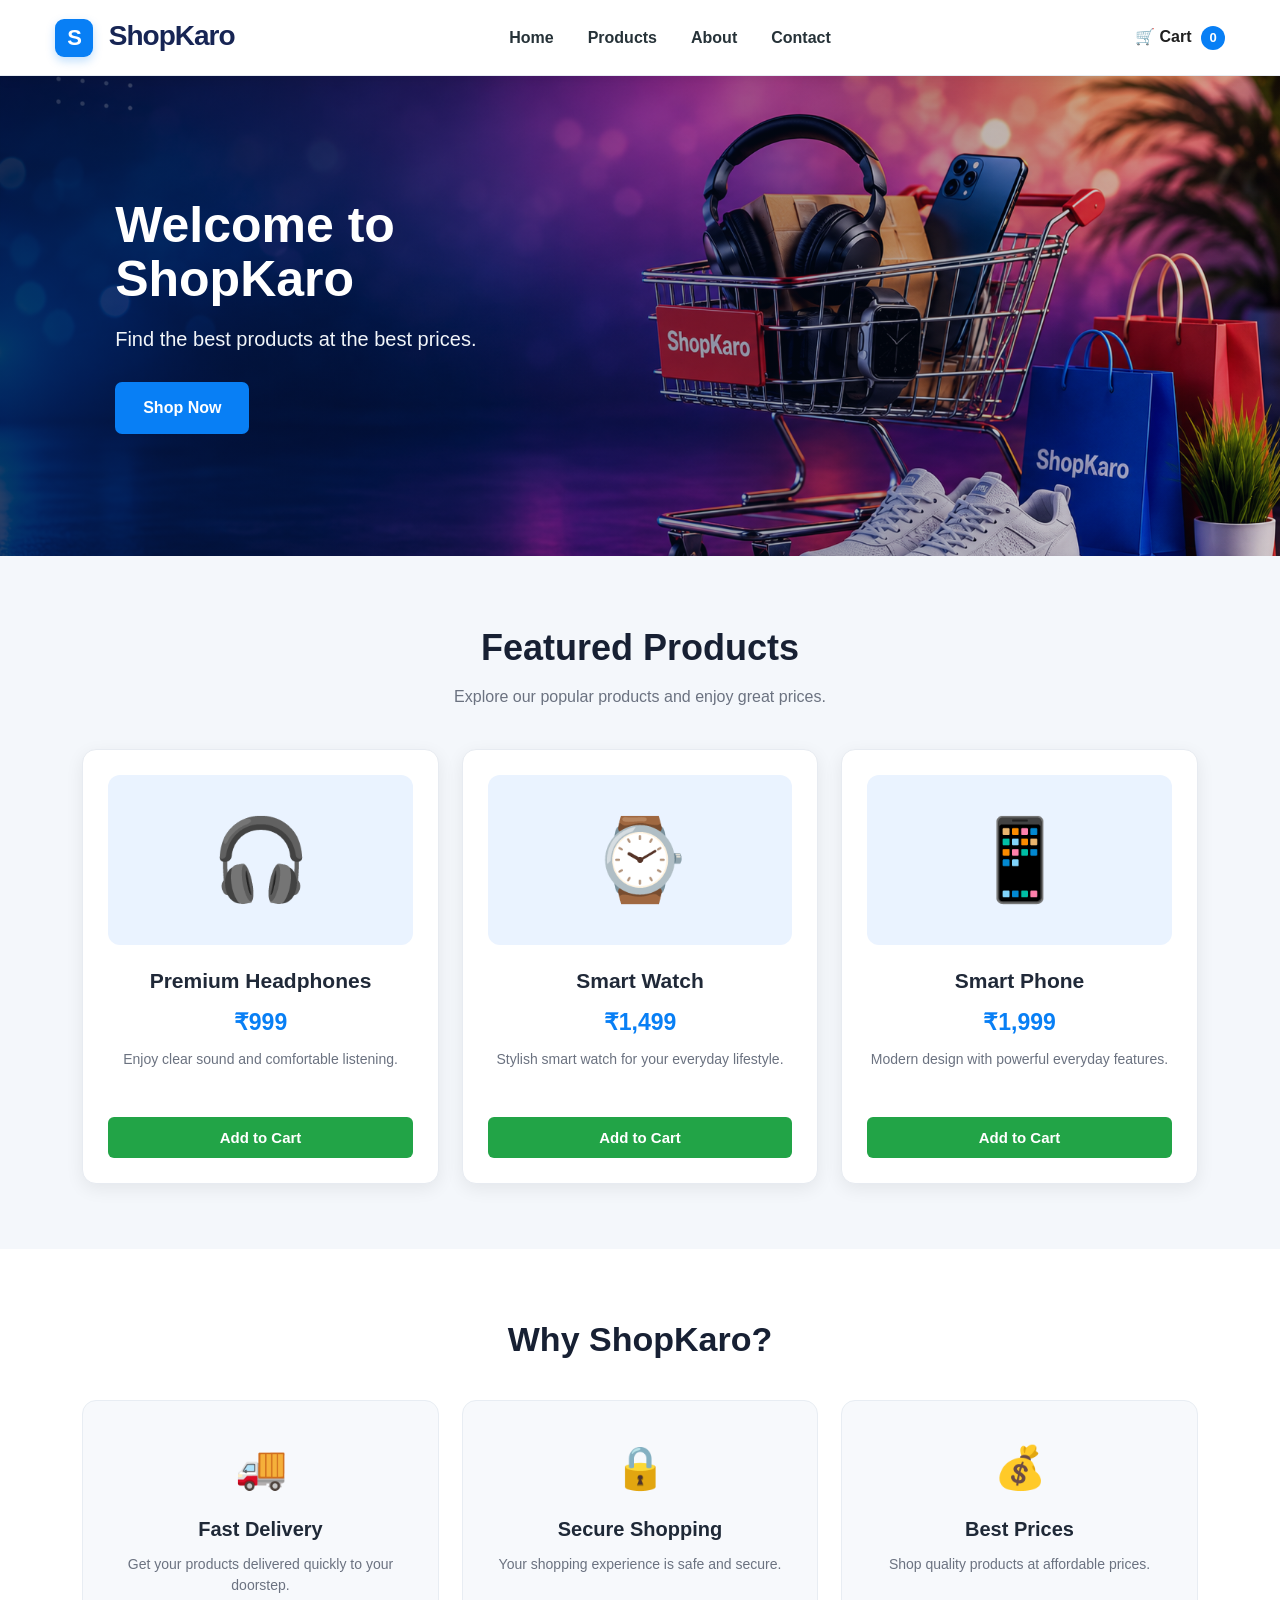
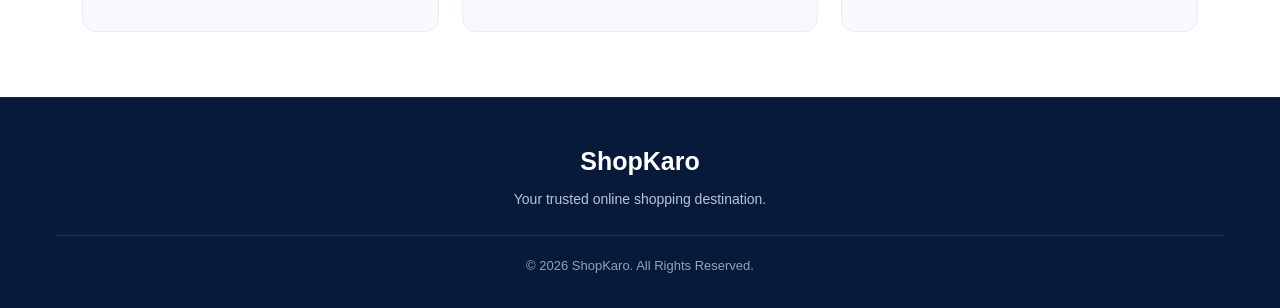
<file: index.html>
<!DOCTYPE html>
<html lang="en">

<head>
    <meta charset="UTF-8">

    <meta name="viewport" content="width=device-width, initial-scale=1.0">

    <title>ShopKaro - Online Shopping</title>

    <!-- CSS -->
    <link rel="stylesheet" href="css/style.css">
</head>

<body>

    <!-- ================= NAVBAR ================= -->

    <header>

        <!-- Logo / Website Name -->
        <div class="logo">
            <a href="index.html">
                ShopKaro
            </a>
        </div>


        <!-- Navigation -->
        <nav>
            <a href="index.html">Home</a>

            <a href="products.html">Products</a>

            <a href="about.html">About</a>

            <a href="contact.html">Contact</a>
        </nav>


        <!-- Cart -->
        <div class="cart">

            <a href="cart.html">
                🛒 Cart

                <span id="cart-count">0</span>
            </a>

        </div>

    </header>


    <!-- ================= HERO SECTION ================= -->

    <section class="hero">

        <!-- Your banner image -->
        <img
            src="images/banner.jpg"
            alt="ShopKaro Shopping Banner"
        >


        <!-- Dark overlay + content -->
        <div class="hero-content">

            <h1>
                Welcome to ShopKaro
            </h1>

            <p>
                Find the best products at the best prices.
            </p>

            <a href="products.html" class="shop-btn">
                Shop Now
            </a>

        </div>

    </section>


    <!-- ================= FEATURED PRODUCTS ================= -->

    <section class="products">

        <h2>
            Featured Products
        </h2>

        <p class="section-description">
            Explore our popular products and enjoy great prices.
        </p>


        <div class="product-container">


            <!-- PRODUCT 1 -->

            <div class="product-card">

                <div class="product-icon">
                    🎧
                </div>

                <h3>
                    Premium Headphones
                </h3>

                <p class="price">
                    ₹999
                </p>

                <p class="product-description">
                    Enjoy clear sound and comfortable listening.
                </p>

                <button
                    onclick="addToCart('Premium Headphones', 999)"
                >
                    Add to Cart
                </button>

            </div>


            <!-- PRODUCT 2 -->

            <div class="product-card">

                <div class="product-icon">
                    ⌚
                </div>

                <h3>
                    Smart Watch
                </h3>

                <p class="price">
                    ₹1,499
                </p>

                <p class="product-description">
                    Stylish smart watch for your everyday lifestyle.
                </p>

                <button
                    onclick="addToCart('Smart Watch', 1499)"
                >
                    Add to Cart
                </button>

            </div>


            <!-- PRODUCT 3 -->

            <div class="product-card">

                <div class="product-icon">
                    📱
                </div>

                <h3>
                    Smart Phone
                </h3>

                <p class="price">
                    ₹1,999
                </p>

                <p class="product-description">
                    Modern design with powerful everyday features.
                </p>

                <button
                    onclick="addToCart('Smart Phone', 1999)"
                >
                    Add to Cart
                </button>

            </div>

        </div>

    </section>


    <!-- ================= WHY SHOPKARO ================= -->

    <section class="features">

        <h2>
            Why ShopKaro?
        </h2>


        <div class="feature-container">

            <div class="feature-card">
                <div class="feature-icon">🚚</div>

                <h3>
                    Fast Delivery
                </h3>

                <p>
                    Get your products delivered quickly to your doorstep.
                </p>
            </div>


            <div class="feature-card">
                <div class="feature-icon">🔒</div>

                <h3>
                    Secure Shopping
                </h3>

                <p>
                    Your shopping experience is safe and secure.
                </p>
            </div>


            <div class="feature-card">
                <div class="feature-icon">💰</div>

                <h3>
                    Best Prices
                </h3>

                <p>
                    Shop quality products at affordable prices.
                </p>
            </div>

        </div>

    </section>


    <!-- ================= FOOTER ================= -->

    <footer>

        <div class="footer-content">

            <h3>
                ShopKaro
            </h3>

            <p>
                Your trusted online shopping destination.
            </p>

            <p class="copyright">
                © 2026 ShopKaro. All Rights Reserved.
            </p>

        </div>

    </footer>


    <!-- ================= JAVASCRIPT ================= -->

    <script src="js/script.js"></script>

</body>

</html>
</file>
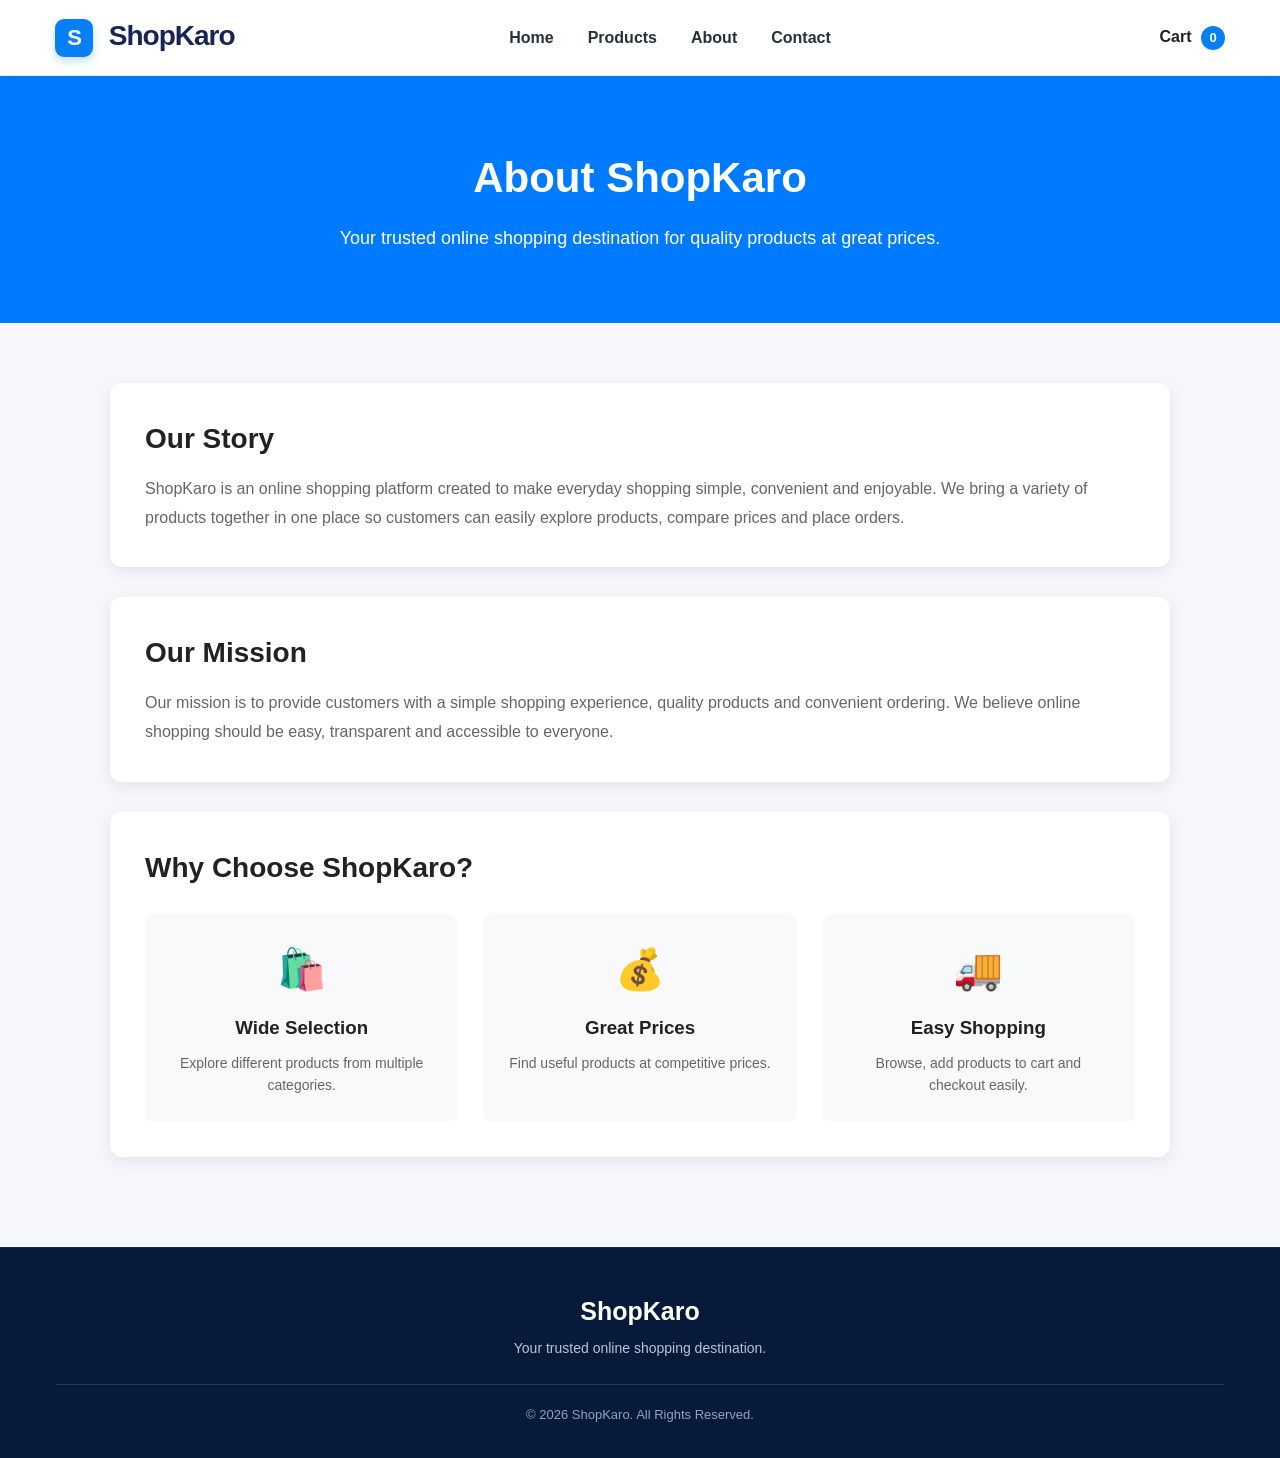
<file: about.html>
<!DOCTYPE html>
<html lang="en">

<head>

    <meta charset="UTF-8">

    <meta
        name="viewport"
        content="width=device-width, initial-scale=1.0"
    >

    <title>ShopKaro - About Us</title>

    <link
        rel="stylesheet"
        href="css/style.css"
    >

    <style>

        .about-page {

            background-color: #f5f7fa;

            min-height: calc(100vh - 70px);

        }


        .about-hero {

            padding: 70px 20px;

            text-align: center;

            background-color: #007bff;

            color: white;

        }


        .about-hero h1 {

            font-size: 42px;

            margin-bottom: 15px;

        }


        .about-hero p {

            font-size: 18px;

            max-width: 650px;

            margin: 0 auto;

            line-height: 1.6;

        }


        .about-content {

            max-width: 1100px;

            margin: 0 auto;

            padding: 60px 20px;

        }


        .about-section {

            background-color: white;

            padding: 35px;

            margin-bottom: 30px;

            border-radius: 12px;

            box-shadow:
                0 4px 15px
                rgba(0, 0, 0, 0.08);

        }


        .about-section h2 {

            color: #222;

            margin-bottom: 15px;

            font-size: 28px;

        }


        .about-section p {

            color: #666;

            line-height: 1.8;

            font-size: 16px;

        }


        .about-features {

            display: grid;

            grid-template-columns:
                repeat(
                    3,
                    1fr
                );

            gap: 25px;

            margin-top: 25px;

        }


        .about-feature {

            padding: 25px;

            background-color: #f8f9fa;

            border-radius: 10px;

            text-align: center;

        }


        .about-feature-icon {

            font-size: 40px;

            margin-bottom: 15px;

        }


        .about-feature h3 {

            margin-bottom: 10px;

            color: #222;

        }


        .about-feature p {

            font-size: 14px;

            line-height: 1.6;

        }


        @media (max-width: 700px) {

            .about-hero h1 {

                font-size: 32px;

            }


            .about-features {

                grid-template-columns: 1fr;

            }


            .about-section {

                padding: 25px;

            }

        }

    </style>

</head>


<body>


    <!-- NAVBAR -->

    <header>

        <div class="logo">

            <a href="index.html">
                ShopKaro
            </a>

        </div>


        <nav>

            <a href="index.html">
                Home
            </a>

            <a href="products.html">
                Products
            </a>

            <a href="about.html">
                About
            </a>

            <a href="contact.html">
                Contact
            </a>

        </nav>


        <div class="cart">

            <a href="cart.html">

                Cart

                <span id="cart-count">
                    0
                </span>

            </a>

        </div>

    </header>



    <!-- ABOUT PAGE -->

    <main class="about-page">


        <section class="about-hero">

            <h1>
                About ShopKaro
            </h1>

            <p>
                Your trusted online shopping destination
                for quality products at great prices.
            </p>

        </section>



        <div class="about-content">


            <!-- OUR STORY -->

            <section class="about-section">

                <h2>
                    Our Story
                </h2>

                <p>

                    ShopKaro is an online shopping platform
                    created to make everyday shopping simple,
                    convenient and enjoyable.

                    We bring a variety of products together
                    in one place so customers can easily
                    explore products, compare prices and
                    place orders.

                </p>

            </section>



            <!-- MISSION -->

            <section class="about-section">

                <h2>
                    Our Mission
                </h2>

                <p>

                    Our mission is to provide customers with
                    a simple shopping experience, quality
                    products and convenient ordering.

                    We believe online shopping should be
                    easy, transparent and accessible to
                    everyone.

                </p>

            </section>



            <!-- FEATURES -->

            <section class="about-section">

                <h2>
                    Why Choose ShopKaro?
                </h2>


                <div class="about-features">


                    <div class="about-feature">

                        <div class="about-feature-icon">
                            🛍️
                        </div>

                        <h3>
                            Wide Selection
                        </h3>

                        <p>
                            Explore different products
                            from multiple categories.
                        </p>

                    </div>



                    <div class="about-feature">

                        <div class="about-feature-icon">
                            💰
                        </div>

                        <h3>
                            Great Prices
                        </h3>

                        <p>
                            Find useful products at
                            competitive prices.
                        </p>

                    </div>



                    <div class="about-feature">

                        <div class="about-feature-icon">
                            🚚
                        </div>

                        <h3>
                            Easy Shopping
                        </h3>

                        <p>
                            Browse, add products to cart
                            and checkout easily.
                        </p>

                    </div>


                </div>

            </section>


        </div>

    </main>



    <!-- FOOTER -->

    <footer>

        <div class="footer-content">

            <h3>
                ShopKaro
            </h3>

            <p>
                Your trusted online shopping destination.
            </p>

            <p class="copyright">
                © 2026 ShopKaro. All Rights Reserved.
            </p>

        </div>

    </footer>


</body>

</html>
</file>
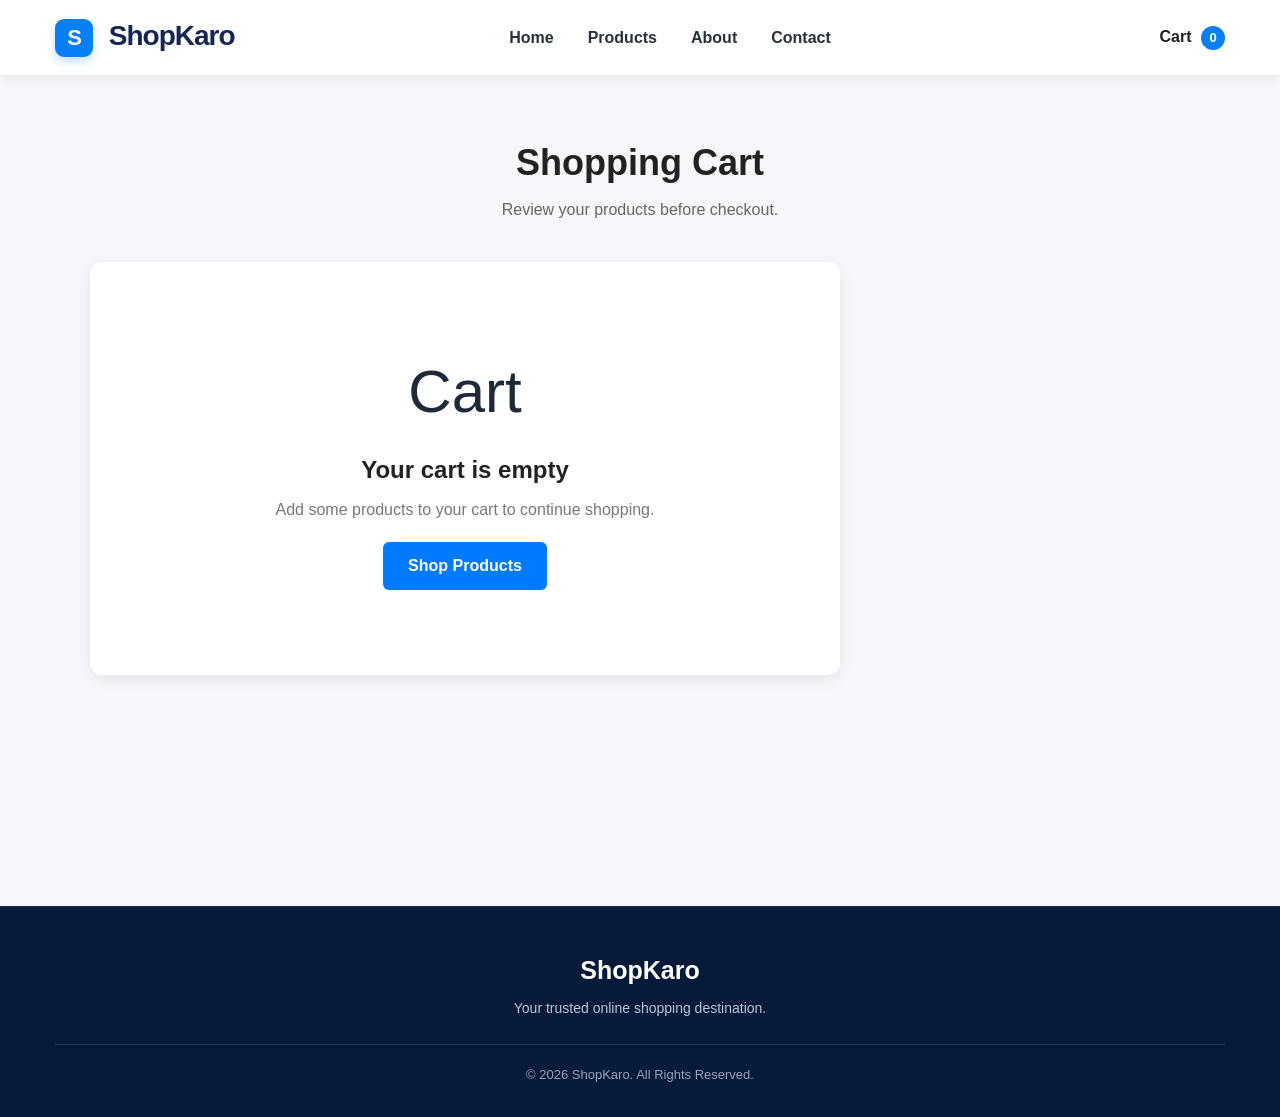
<file: cart.html>
<!DOCTYPE html>
<html lang="en">

<head>

    <meta charset="UTF-8">

    <meta
        name="viewport"
        content="width=device-width, initial-scale=1.0"
    >

    <title>ShopKaro - Cart</title>

    <link
        rel="stylesheet"
        href="css/style.css"
    >


    <style>

        /* =========================================
           CART PAGE
           ========================================= */

        .cart-page {

            min-height: calc(100vh - 70px);

            padding: 60px 50px;

            background-color: #f5f7fa;

        }


        /* =========================================
           CART TITLE
           ========================================= */

        .cart-title {

            text-align: center;

            margin-bottom: 40px;

        }


        .cart-title h1 {

            font-size: 36px;

            color: #222;

            margin-bottom: 8px;

        }


        .cart-title p {

            color: #666;

        }


        /* =========================================
           CART CONTAINER
           ========================================= */

        .cart-container {

            max-width: 1100px;

            margin: 0 auto;

            display: grid;

            grid-template-columns: 1fr 320px;

            gap: 30px;

            align-items: start;

        }


        /* =========================================
           CART ITEMS
           ========================================= */

        .cart-items {

            background-color: white;

            border-radius: 12px;

            padding: 25px;

            box-shadow:
                0 4px 15px
                rgba(0, 0, 0, 0.08);

        }


        .cart-item {

            display: grid;

            grid-template-columns:
                100px 1fr auto;

            gap: 20px;

            align-items: center;

            padding: 20px 0;

            border-bottom: 1px solid #eee;

        }


        .cart-item:last-child {

            border-bottom: none;

        }


        /* =========================================
           PRODUCT IMAGE
           ========================================= */

        .cart-item-image {

            width: 100px;

            height: 100px;

            background-color: #f0f5fb;

            border-radius: 8px;

            display: flex;

            align-items: center;

            justify-content: center;

            overflow: hidden;

        }


        .cart-item-image img {

            width: 100%;

            height: 100%;

            object-fit: contain;

        }


        /* =========================================
           PRODUCT INFORMATION
           ========================================= */

        .cart-item-info h3 {

            font-size: 18px;

            margin-bottom: 7px;

            color: #222;

        }


        .cart-item-price {

            color: #007bff;

            font-weight: bold;

            margin-bottom: 12px;

        }


        /* =========================================
           QUANTITY
           ========================================= */

        .cart-quantity {

            display: flex;

            align-items: center;

            width: fit-content;

            border: 1px solid #ddd;

            border-radius: 5px;

            overflow: hidden;

        }


        .cart-quantity button {

            width: 34px;

            height: 34px;

            border: none;

            background-color: #f1f1f1;

            cursor: pointer;

            font-size: 18px;

        }


        .cart-quantity button:hover {

            background-color: #ddd;

        }


        .cart-quantity span {

            width: 40px;

            text-align: center;

            font-weight: bold;

        }


        /* =========================================
           ITEM TOTAL
           ========================================= */

        .cart-item-total {

            text-align: right;

            font-weight: bold;

            font-size: 17px;

            color: #222;

        }


        /* =========================================
           REMOVE BUTTON
           ========================================= */

        .remove-btn {

            display: block;

            margin-top: 10px;

            padding: 0;

            border: none;

            background: none;

            color: #dc3545;

            cursor: pointer;

            font-size: 13px;

        }


        .remove-btn:hover {

            text-decoration: underline;

        }


        /* =========================================
           ORDER SUMMARY
           ========================================= */

        .cart-summary {

            background-color: white;

            padding: 25px;

            border-radius: 12px;

            box-shadow:
                0 4px 15px
                rgba(0, 0, 0, 0.08);

            position: sticky;

            top: 90px;

        }


        .cart-summary h2 {

            margin-bottom: 20px;

            color: #222;

        }


        .summary-row {

            display: flex;

            justify-content: space-between;

            margin-bottom: 12px;

            color: #555;

        }


        .summary-total {

            border-top: 1px solid #ddd;

            padding-top: 15px;

            margin-top: 15px;

            font-size: 20px;

            font-weight: bold;

            color: #222;

        }


        /* =========================================
           CHECKOUT
           ========================================= */

        .checkout-btn {

            width: 100%;

            margin-top: 20px;

            padding: 13px;

            border: none;

            border-radius: 6px;

            background-color: #28a745;

            color: white;

            font-size: 16px;

            font-weight: bold;

            cursor: pointer;

        }


        .checkout-btn:hover {

            background-color: #218838;

        }


        .continue-btn {

            display: block;

            text-align: center;

            margin-top: 15px;

            color: #007bff;

            text-decoration: none;

            font-size: 14px;

        }


        .continue-btn:hover {

            text-decoration: underline;

        }


        /* =========================================
           EMPTY CART
           ========================================= */

        .empty-cart {

            text-align: center;

            padding: 60px 20px;

        }


        .empty-cart-icon {

            font-size: 60px;

            margin-bottom: 15px;

        }


        .empty-cart h2 {

            margin-bottom: 10px;

            color: #222;

        }


        .empty-cart p {

            color: #777;

        }


        .shop-products-btn {

            display: inline-block;

            margin-top: 20px;

            padding: 12px 25px;

            background-color: #007bff;

            color: white;

            text-decoration: none;

            border-radius: 6px;

            font-weight: bold;

        }


        .shop-products-btn:hover {

            background-color: #0056b3;

        }


        /* =========================================
           MOBILE
           ========================================= */

        @media (max-width: 800px) {

            .cart-page {

                padding: 40px 15px;

            }


            .cart-container {

                grid-template-columns: 1fr;

            }


            .cart-summary {

                position: static;

            }


            .cart-item {

                grid-template-columns:
                    80px 1fr;

                gap: 15px;

            }


            .cart-item-image {

                width: 80px;

                height: 80px;

            }


            .cart-item-total {

                grid-column: 2;

                text-align: left;

            }

        }

    </style>

</head>


<body>


    <!-- =========================================
         NAVBAR
         ========================================= -->

    <header>

        <div class="logo">

            <a href="index.html">
                ShopKaro
            </a>

        </div>


        <nav>

            <a href="index.html">
                Home
            </a>

            <a href="products.html">
                Products
            </a>

            <a href="about.html">
                About
            </a>

            <a href="contact.html">
                Contact
            </a>

        </nav>


        <div class="cart">

            <a href="cart.html">

                Cart

                <span id="cart-count">
                    0
                </span>

            </a>

        </div>

    </header>



    <!-- =========================================
         CART
         ========================================= -->

    <main class="cart-page">


        <div class="cart-title">

            <h1>
                Shopping Cart
            </h1>

            <p>
                Review your products before checkout.
            </p>

        </div>


        <div
            id="cartContainer"
            class="cart-container"
        >

        </div>


    </main>



    <!-- =========================================
         FOOTER
         ========================================= -->

    <footer>

        <div class="footer-content">

            <h3>
                ShopKaro
            </h3>

            <p>
                Your trusted online shopping destination.
            </p>

            <p class="copyright">
                © 2026 ShopKaro. All Rights Reserved.
            </p>

        </div>

    </footer>



    <!-- CART JAVASCRIPT -->

    <script src="js/cart.js"></script>


</body>

</html>
</file>
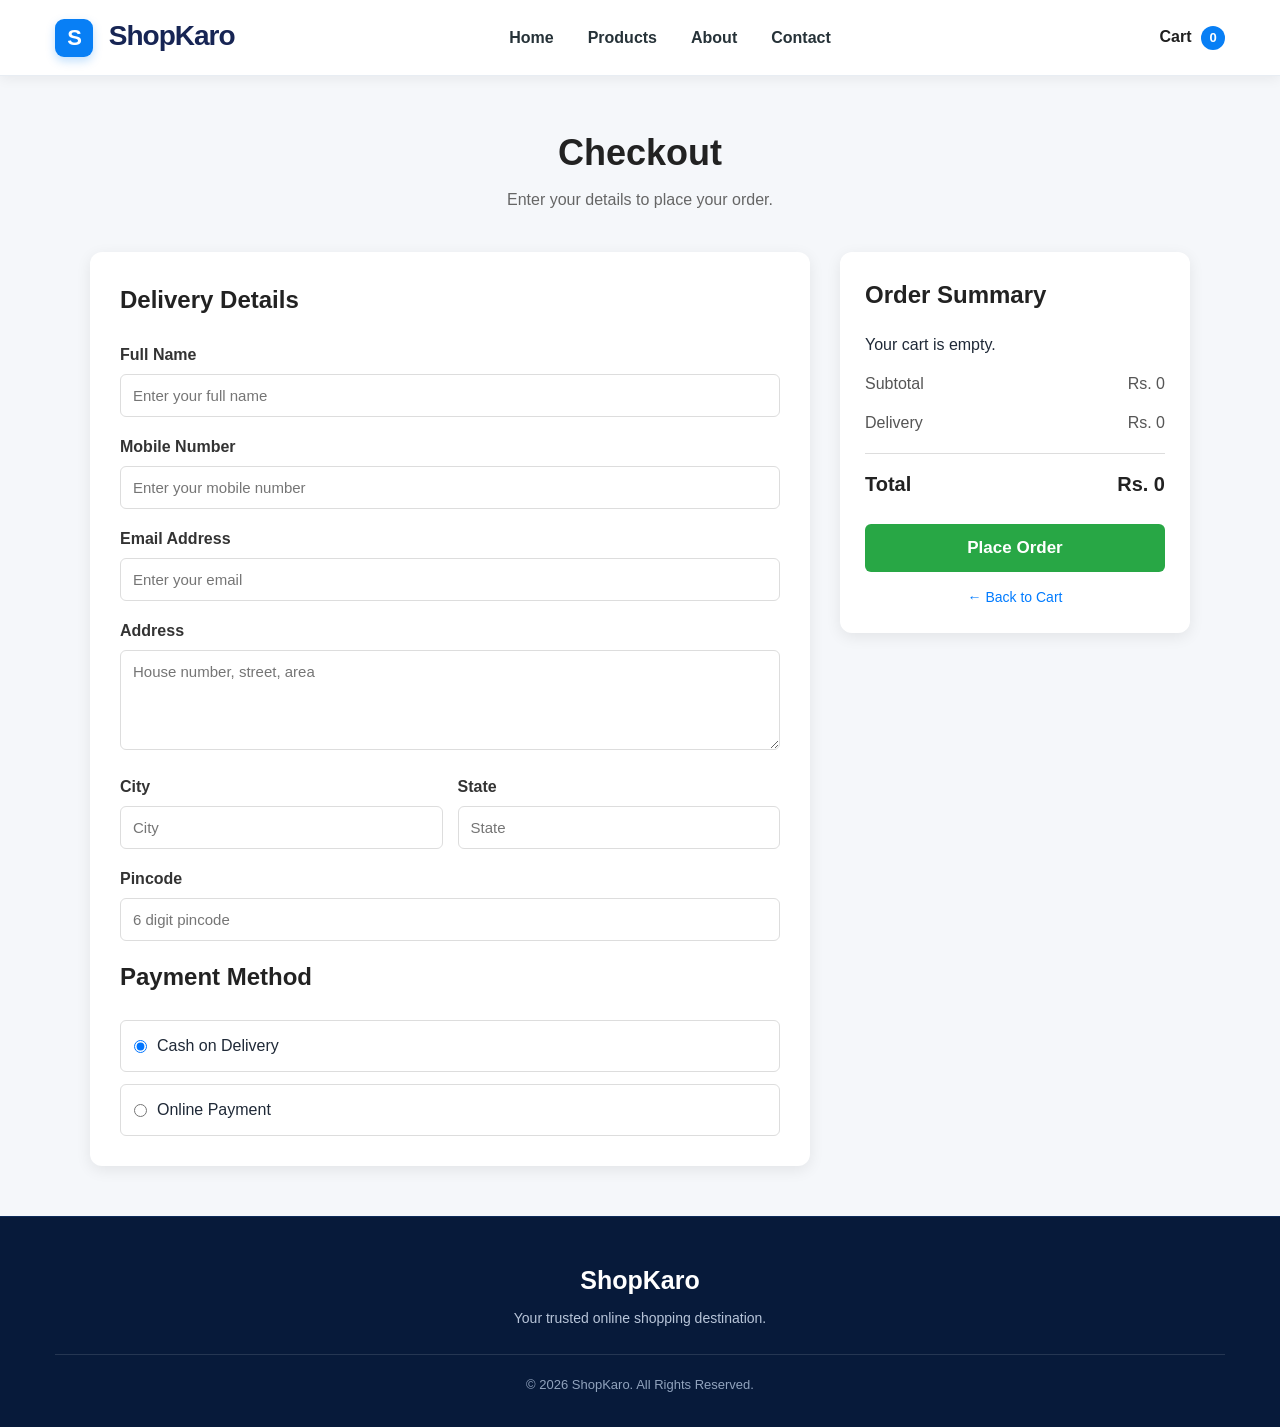
<file: checkout.html>
<!DOCTYPE html>
<html lang="en">

<head>

    <meta charset="UTF-8">

    <meta
        name="viewport"
        content="width=device-width, initial-scale=1.0"
    >

    <title>ShopKaro - Checkout</title>

    <link
        rel="stylesheet"
        href="css/style.css"
    >


    <style>

        /* =========================================
           CHECKOUT PAGE
           ========================================= */

        .checkout-page {

            min-height: calc(100vh - 70px);

            padding: 50px;

            background-color: #f5f7fa;

        }


        .checkout-title {

            text-align: center;

            margin-bottom: 40px;

        }


        .checkout-title h1 {

            font-size: 36px;

            color: #222;

            margin-bottom: 8px;

        }


        .checkout-title p {

            color: #666;

        }


        /* =========================================
           CHECKOUT CONTAINER
           ========================================= */

        .checkout-container {

            max-width: 1100px;

            margin: 0 auto;

            display: grid;

            grid-template-columns: 1fr 350px;

            gap: 30px;

            align-items: start;

        }


        /* =========================================
           CHECKOUT FORM
           ========================================= */

        .checkout-form {

            background-color: white;

            padding: 30px;

            border-radius: 12px;

            box-shadow:
                0 4px 15px
                rgba(0, 0, 0, 0.08);

        }


        .checkout-form h2 {

            color: #222;

            margin-bottom: 25px;

        }


        .form-group {

            margin-bottom: 18px;

        }


        .form-group label {

            display: block;

            margin-bottom: 7px;

            font-weight: bold;

            color: #333;

        }


        .form-group input,
        .form-group textarea,
        .form-group select {

            width: 100%;

            padding: 12px;

            border: 1px solid #ddd;

            border-radius: 6px;

            font-size: 15px;

            outline: none;

        }


        .form-group input:focus,
        .form-group textarea:focus,
        .form-group select:focus {

            border-color: #007bff;

        }


        .form-group textarea {

            min-height: 100px;

            resize: vertical;

        }


        /* =========================================
           TWO COLUMN FORM
           ========================================= */

        .form-row {

            display: grid;

            grid-template-columns: 1fr 1fr;

            gap: 15px;

        }


        /* =========================================
           PAYMENT
           ========================================= */

        .payment-options {

            display: flex;

            flex-direction: column;

            gap: 12px;

        }


        .payment-option {

            display: flex;

            align-items: center;

            gap: 10px;

            padding: 13px;

            border: 1px solid #ddd;

            border-radius: 6px;

            cursor: pointer;

        }


        .payment-option:hover {

            border-color: #007bff;

        }


        .payment-option input {

            width: auto;

        }


        /* =========================================
           ORDER SUMMARY
           ========================================= */

        .checkout-summary {

            background-color: white;

            padding: 25px;

            border-radius: 12px;

            box-shadow:
                0 4px 15px
                rgba(0, 0, 0, 0.08);

            position: sticky;

            top: 90px;

        }


        .checkout-summary h2 {

            margin-bottom: 20px;

            color: #222;

        }


        .checkout-product {

            display: flex;

            align-items: center;

            gap: 12px;

            padding: 12px 0;

            border-bottom: 1px solid #eee;

        }


        .checkout-product img {

            width: 60px;

            height: 60px;

            object-fit: contain;

            background-color: #f5f7fa;

            border-radius: 6px;

        }


        .checkout-product-info {

            flex: 1;

        }


        .checkout-product-info h4 {

            font-size: 14px;

            margin-bottom: 5px;

        }


        .checkout-product-info p {

            font-size: 13px;

            color: #666;

        }


        .checkout-product-price {

            font-weight: bold;

            font-size: 14px;

        }


        .summary-row {

            display: flex;

            justify-content: space-between;

            margin-top: 15px;

            color: #555;

        }


        .summary-total {

            border-top: 1px solid #ddd;

            padding-top: 15px;

            margin-top: 18px;

            font-size: 20px;

            font-weight: bold;

            color: #222;

        }


        /* =========================================
           PLACE ORDER
           ========================================= */

        .place-order-btn {

            width: 100%;

            margin-top: 25px;

            padding: 14px;

            border: none;

            border-radius: 6px;

            background-color: #28a745;

            color: white;

            font-size: 17px;

            font-weight: bold;

            cursor: pointer;

        }


        .place-order-btn:hover {

            background-color: #218838;

        }


        .back-cart-btn {

            display: block;

            text-align: center;

            margin-top: 15px;

            color: #007bff;

            text-decoration: none;

            font-size: 14px;

        }


        .back-cart-btn:hover {

            text-decoration: underline;

        }


        /* =========================================
           MOBILE
           ========================================= */

        @media (max-width: 800px) {

            .checkout-page {

                padding: 35px 15px;

            }


            .checkout-container {

                grid-template-columns: 1fr;

            }


            .checkout-summary {

                position: static;

            }


            .form-row {

                grid-template-columns: 1fr;

            }

        }

    </style>

</head>


<body>


    <!-- =========================================
         NAVBAR
         ========================================= -->

    <header>

        <div class="logo">

            <a href="index.html">
                ShopKaro
            </a>

        </div>


        <nav>

            <a href="index.html">
                Home
            </a>

            <a href="products.html">
                Products
            </a>

            <a href="about.html">
                About
            </a>

            <a href="contact.html">
                Contact
            </a>

        </nav>


        <div class="cart">

            <a href="cart.html">

                Cart

                <span id="cart-count">
                    0
                </span>

            </a>

        </div>

    </header>



    <!-- =========================================
         CHECKOUT PAGE
         ========================================= -->

    <main class="checkout-page">


        <div class="checkout-title">

            <h1>
                Checkout
            </h1>

            <p>
                Enter your details to place your order.
            </p>

        </div>



        <div class="checkout-container">


            <!-- =====================================
                 CUSTOMER FORM
                 ===================================== -->

            <div class="checkout-form">

                <h2>
                    Delivery Details
                </h2>


                <form id="checkoutForm">


                    <div class="form-group">

                        <label for="fullName">
                            Full Name
                        </label>

                        <input
                            type="text"
                            id="fullName"
                            placeholder="Enter your full name"
                            required
                        >

                    </div>



                    <div class="form-group">

                        <label for="mobile">
                            Mobile Number
                        </label>

                        <input
                            type="tel"
                            id="mobile"
                            placeholder="Enter your mobile number"
                            maxlength="10"
                            required
                        >

                    </div>



                    <div class="form-group">

                        <label for="email">
                            Email Address
                        </label>

                        <input
                            type="email"
                            id="email"
                            placeholder="Enter your email"
                            required
                        >

                    </div>



                    <div class="form-group">

                        <label for="address">
                            Address
                        </label>

                        <textarea
                            id="address"
                            placeholder="House number, street, area"
                            required
                        ></textarea>

                    </div>



                    <div class="form-row">


                        <div class="form-group">

                            <label for="city">
                                City
                            </label>

                            <input
                                type="text"
                                id="city"
                                placeholder="City"
                                required
                            >

                        </div>



                        <div class="form-group">

                            <label for="state">
                                State
                            </label>

                            <input
                                type="text"
                                id="state"
                                placeholder="State"
                                required
                            >

                        </div>


                    </div>



                    <div class="form-group">

                        <label for="pincode">
                            Pincode
                        </label>

                        <input
                            type="text"
                            id="pincode"
                            placeholder="6 digit pincode"
                            maxlength="6"
                            required
                        >

                    </div>



                    <!-- =================================
                         PAYMENT
                         ================================= -->

                    <h2>
                        Payment Method
                    </h2>


                    <div class="payment-options">


                        <label class="payment-option">

                            <input
                                type="radio"
                                name="payment"
                                value="cod"
                                checked
                            >

                            <span>
                                Cash on Delivery
                            </span>

                        </label>


                        <label class="payment-option">

                            <input
                                type="radio"
                                name="payment"
                                value="online"
                            >

                            <span>
                                Online Payment
                            </span>

                        </label>


                    </div>


                </form>

            </div>



            <!-- =====================================
                 ORDER SUMMARY
                 ===================================== -->

            <div
                class="checkout-summary"
                id="checkoutSummary"
            >

                <h2>
                    Order Summary
                </h2>


                <div id="checkoutProducts">

                </div>


                <div class="summary-row">

                    <span>
                        Subtotal
                    </span>

                    <span id="checkoutSubtotal">
                        Rs. 0
                    </span>

                </div>


                <div class="summary-row">

                    <span>
                        Delivery
                    </span>

                    <span id="checkoutDelivery">
                        Rs. 0
                    </span>

                </div>


                <div
                    class="summary-row summary-total"
                >

                    <span>
                        Total
                    </span>

                    <span id="checkoutTotal">
                        Rs. 0
                    </span>

                </div>


                <button
                    type="button"
                    class="place-order-btn"
                    onclick="placeOrder()"
                >
                    Place Order
                </button>


                <a
                    href="cart.html"
                    class="back-cart-btn"
                >
                    ← Back to Cart
                </a>

            </div>


        </div>

    </main>



    <!-- =========================================
         FOOTER
         ========================================= -->

    <footer>

        <div class="footer-content">

            <h3>
                ShopKaro
            </h3>

            <p>
                Your trusted online shopping destination.
            </p>

            <p class="copyright">
                © 2026 ShopKaro. All Rights Reserved.
            </p>

        </div>

    </footer>



    <!-- =========================================
         CHECKOUT JAVASCRIPT
         ========================================= -->

    <script>

        function getCheckoutCart() {

            var data =
                localStorage.getItem(
                    "shopkaroCart"
                );


            if (!data) {

                return [];

            }


            try {

                return JSON.parse(data);

            } catch (error) {

                return [];

            }

        }


        function formatCheckoutPrice(price) {

            return "Rs. " +
                Number(price).toLocaleString(
                    "en-IN"
                );

        }


        function updateCheckoutCount() {

            var cart =
                getCheckoutCart();


            var count = 0;


            for (
                var i = 0;
                i < cart.length;
                i++
            ) {

                count =
                    count +
                    Number(cart[i].quantity);

            }


            var element =
                document.getElementById(
                    "cart-count"
                );


            if (element) {

                element.innerText =
                    count;

            }

        }


        function loadCheckout() {

            var cart =
                getCheckoutCart();


            var productsContainer =
                document.getElementById(
                    "checkoutProducts"
                );


            if (cart.length === 0) {

                productsContainer.innerHTML =
                    "<p>Your cart is empty.</p>";

                return;

            }


            var subtotal = 0;

            var html = "";


            for (
                var i = 0;
                i < cart.length;
                i++
            ) {

                var item =
                    cart[i];


                var price =
                    Number(item.price);


                var quantity =
                    Number(item.quantity);


                var itemTotal =
                    price * quantity;


                subtotal =
                    subtotal + itemTotal;


                html +=

                    '<div class="checkout-product">' +

                        '<img ' +
                            'src="' + item.image + '" ' +
                            'alt="' + item.name + '">' +

                        '<div class="checkout-product-info">' +

                            '<h4>' +
                                item.name +
                            '</h4>' +

                            '<p>' +
                                'Qty: ' +
                                quantity +
                            '</p>' +

                        '</div>' +

                        '<div class="checkout-product-price">' +

                            formatCheckoutPrice(
                                itemTotal
                            ) +

                        '</div>' +

                    '</div>';

            }


            productsContainer.innerHTML =
                html;


            var delivery = 0;


            if (subtotal < 1000) {

                delivery = 50;

            }


            var total =
                subtotal + delivery;


            document.getElementById(
                "checkoutSubtotal"
            ).innerText =
                formatCheckoutPrice(
                    subtotal
                );


            document.getElementById(
                "checkoutDelivery"
            ).innerText =
                delivery === 0
                    ? "FREE"
                    : formatCheckoutPrice(
                        delivery
                    );


            document.getElementById(
                "checkoutTotal"
            ).innerText =
                formatCheckoutPrice(
                    total
                );

        }


        function placeOrder() {

            var form =
                document.getElementById(
                    "checkoutForm"
                );


            if (!form.checkValidity()) {

                form.reportValidity();

                return;

            }


            var cart =
                getCheckoutCart();


            if (cart.length === 0) {

                alert(
                    "Your cart is empty."
                );

                return;

            }


            var payment =
                document.querySelector(
                    'input[name="payment"]:checked'
                );


            var paymentMethod =
                payment
                    ? payment.value
                    : "cod";


            localStorage.setItem(
                "shopkaroPayment",
                paymentMethod
            );


            localStorage.removeItem(
                "shopkaroCart"
            );


            window.location.href =
                "order-success.html";

        }


        document.addEventListener(
            "DOMContentLoaded",
            function() {

                updateCheckoutCount();

                loadCheckout();

            }
        );

    </script>


</body>

</html>
</file>
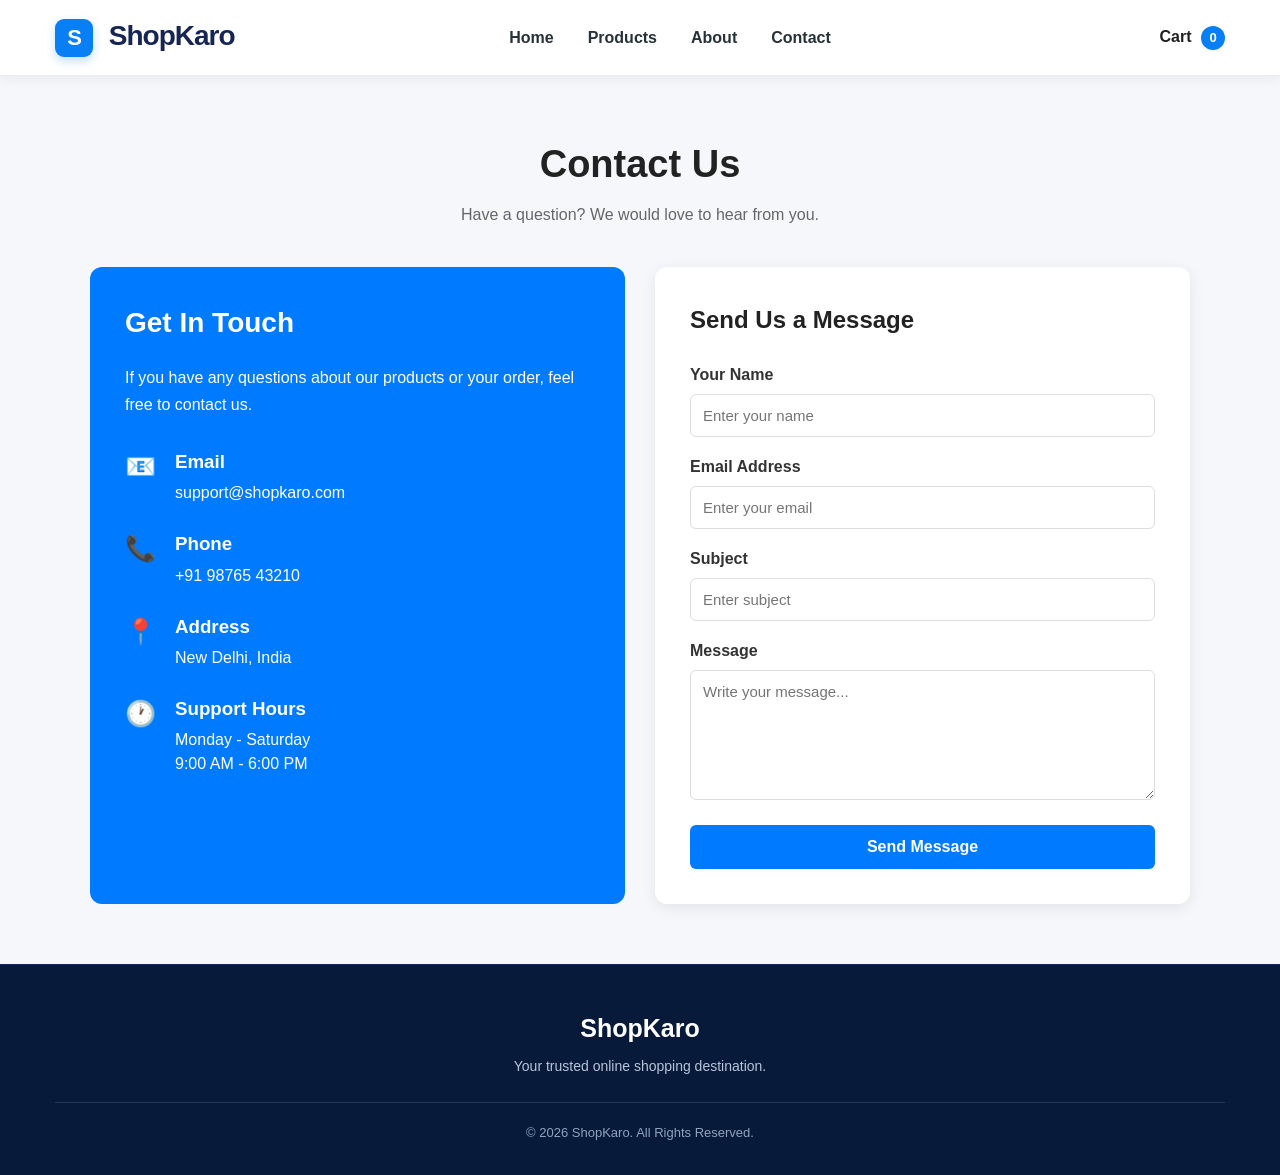
<file: contact.html>
<!DOCTYPE html>
<html lang="en">

<head>

    <meta charset="UTF-8">

    <meta
        name="viewport"
        content="width=device-width, initial-scale=1.0"
    >

    <title>ShopKaro - Contact Us</title>

    <link
        rel="stylesheet"
        href="css/style.css"
    >

    <style>

        .contact-page {

            min-height: calc(100vh - 70px);

            padding: 60px 20px;

            background-color: #f5f7fa;

        }


        .contact-header {

            text-align: center;

            margin-bottom: 40px;

        }


        .contact-header h1 {

            font-size: 38px;

            color: #222;

            margin-bottom: 10px;

        }


        .contact-header p {

            color: #666;

            font-size: 16px;

        }


        .contact-container {

            max-width: 1100px;

            margin: 0 auto;

            display: grid;

            grid-template-columns: 1fr 1fr;

            gap: 30px;

        }


        /* CONTACT INFORMATION */

        .contact-info {

            background-color: #007bff;

            color: white;

            padding: 35px;

            border-radius: 12px;

        }


        .contact-info h2 {

            margin-bottom: 20px;

            font-size: 28px;

        }


        .contact-info > p {

            line-height: 1.7;

            margin-bottom: 30px;

        }


        .contact-detail {

            display: flex;

            gap: 15px;

            margin-bottom: 25px;

            align-items: flex-start;

        }


        .contact-icon {

            font-size: 25px;

            width: 35px;

        }


        .contact-detail h3 {

            margin-bottom: 5px;

        }


        .contact-detail p {

            margin: 0;

            line-height: 1.5;

        }


        /* CONTACT FORM */

        .contact-form {

            background-color: white;

            padding: 35px;

            border-radius: 12px;

            box-shadow:
                0 4px 15px
                rgba(0, 0, 0, 0.08);

        }


        .contact-form h2 {

            color: #222;

            margin-bottom: 25px;

        }


        .form-group {

            margin-bottom: 18px;

        }


        .form-group label {

            display: block;

            margin-bottom: 7px;

            font-weight: bold;

            color: #333;

        }


        .form-group input,
        .form-group textarea {

            width: 100%;

            padding: 12px;

            border: 1px solid #ddd;

            border-radius: 6px;

            font-size: 15px;

            outline: none;

            font-family: Arial, Helvetica, sans-serif;

        }


        .form-group input:focus,
        .form-group textarea:focus {

            border-color: #007bff;

        }


        .form-group textarea {

            height: 130px;

            resize: vertical;

        }


        .send-message-btn {

            width: 100%;

            padding: 13px;

            border: none;

            border-radius: 6px;

            background-color: #007bff;

            color: white;

            font-size: 16px;

            font-weight: bold;

            cursor: pointer;

        }


        .send-message-btn:hover {

            background-color: #0056b3;

        }


        /* SUCCESS MESSAGE */

        .contact-success {

            display: none;

            margin-top: 15px;

            padding: 12px;

            background-color: #d4edda;

            color: #155724;

            border-radius: 6px;

            text-align: center;

        }


        /* MOBILE */

        @media (max-width: 750px) {

            .contact-page {

                padding: 40px 15px;

            }


            .contact-header h1 {

                font-size: 30px;

            }


            .contact-container {

                grid-template-columns: 1fr;

            }


            .contact-info,
            .contact-form {

                padding: 25px;

            }

        }

    </style>

</head>


<body>


    <!-- =========================================
         NAVBAR
         ========================================= -->

    <header>

        <div class="logo">

            <a href="index.html">
                ShopKaro
            </a>

        </div>


        <nav>

            <a href="index.html">
                Home
            </a>

            <a href="products.html">
                Products
            </a>

            <a href="about.html">
                About
            </a>

            <a href="contact.html">
                Contact
            </a>

        </nav>


        <div class="cart">

            <a href="cart.html">

                Cart

                <span id="cart-count">
                    0
                </span>

            </a>

        </div>

    </header>



    <!-- =========================================
         CONTACT PAGE
         ========================================= -->

    <main class="contact-page">


        <div class="contact-header">

            <h1>
                Contact Us
            </h1>

            <p>
                Have a question? We would love to hear from you.
            </p>

        </div>



        <div class="contact-container">


            <!-- =====================================
                 CONTACT INFORMATION
                 ===================================== -->

            <section class="contact-info">

                <h2>
                    Get In Touch
                </h2>


                <p>

                    If you have any questions about our
                    products or your order, feel free to
                    contact us.

                </p>



                <div class="contact-detail">

                    <div class="contact-icon">
                        📧
                    </div>

                    <div>

                        <h3>
                            Email
                        </h3>

                        <p>
                            support@shopkaro.com
                        </p>

                    </div>

                </div>



                <div class="contact-detail">

                    <div class="contact-icon">
                        📞
                    </div>

                    <div>

                        <h3>
                            Phone
                        </h3>

                        <p>
                            +91 98765 43210
                        </p>

                    </div>

                </div>



                <div class="contact-detail">

                    <div class="contact-icon">
                        📍
                    </div>

                    <div>

                        <h3>
                            Address
                        </h3>

                        <p>
                            New Delhi, India
                        </p>

                    </div>

                </div>



                <div class="contact-detail">

                    <div class="contact-icon">
                        🕐
                    </div>

                    <div>

                        <h3>
                            Support Hours
                        </h3>

                        <p>
                            Monday - Saturday
                            <br>
                            9:00 AM - 6:00 PM
                        </p>

                    </div>

                </div>

            </section>



            <!-- =====================================
                 CONTACT FORM
                 ===================================== -->

            <section class="contact-form">

                <h2>
                    Send Us a Message
                </h2>


                <form id="contactForm">


                    <div class="form-group">

                        <label for="contactName">
                            Your Name
                        </label>

                        <input
                            type="text"
                            id="contactName"
                            placeholder="Enter your name"
                            required
                        >

                    </div>



                    <div class="form-group">

                        <label for="contactEmail">
                            Email Address
                        </label>

                        <input
                            type="email"
                            id="contactEmail"
                            placeholder="Enter your email"
                            required
                        >

                    </div>



                    <div class="form-group">

                        <label for="contactSubject">
                            Subject
                        </label>

                        <input
                            type="text"
                            id="contactSubject"
                            placeholder="Enter subject"
                            required
                        >

                    </div>



                    <div class="form-group">

                        <label for="contactMessage">
                            Message
                        </label>

                        <textarea
                            id="contactMessage"
                            placeholder="Write your message..."
                            required
                        ></textarea>

                    </div>



                    <button
                        type="submit"
                        class="send-message-btn"
                    >
                        Send Message
                    </button>


                    <div
                        id="contactSuccess"
                        class="contact-success"
                    >
                        Your message has been submitted successfully!
                    </div>


                </form>

            </section>


        </div>

    </main>



    <!-- =========================================
         FOOTER
         ========================================= -->

    <footer>

        <div class="footer-content">

            <h3>
                ShopKaro
            </h3>

            <p>
                Your trusted online shopping destination.
            </p>

            <p class="copyright">
                © 2026 ShopKaro. All Rights Reserved.
            </p>

        </div>

    </footer>



    <!-- =========================================
         CONTACT JAVASCRIPT
         ========================================= -->

    <script>

        document.addEventListener(
            "DOMContentLoaded",
            function() {


                var form =
                    document.getElementById(
                        "contactForm"
                    );


                var success =
                    document.getElementById(
                        "contactSuccess"
                    );


                var cartData =
                    localStorage.getItem(
                        "shopkaroCart"
                    );


                var cartCount =
                    0;


                if (cartData) {

                    try {

                        var cart =
                            JSON.parse(
                                cartData
                            );


                        for (
                            var i = 0;
                            i < cart.length;
                            i++
                        ) {

                            cartCount =
                                cartCount +
                                Number(
                                    cart[i].quantity
                                );

                        }

                    } catch (error) {

                        cartCount = 0;

                    }

                }


                document.getElementById(
                    "cart-count"
                ).innerText =
                    cartCount;



                form.addEventListener(
                    "submit",
                    function(event) {

                        event.preventDefault();


                        success.style.display =
                            "block";


                        form.reset();

                    }
                );

            }
        );

    </script>


</body>

</html>
</file>
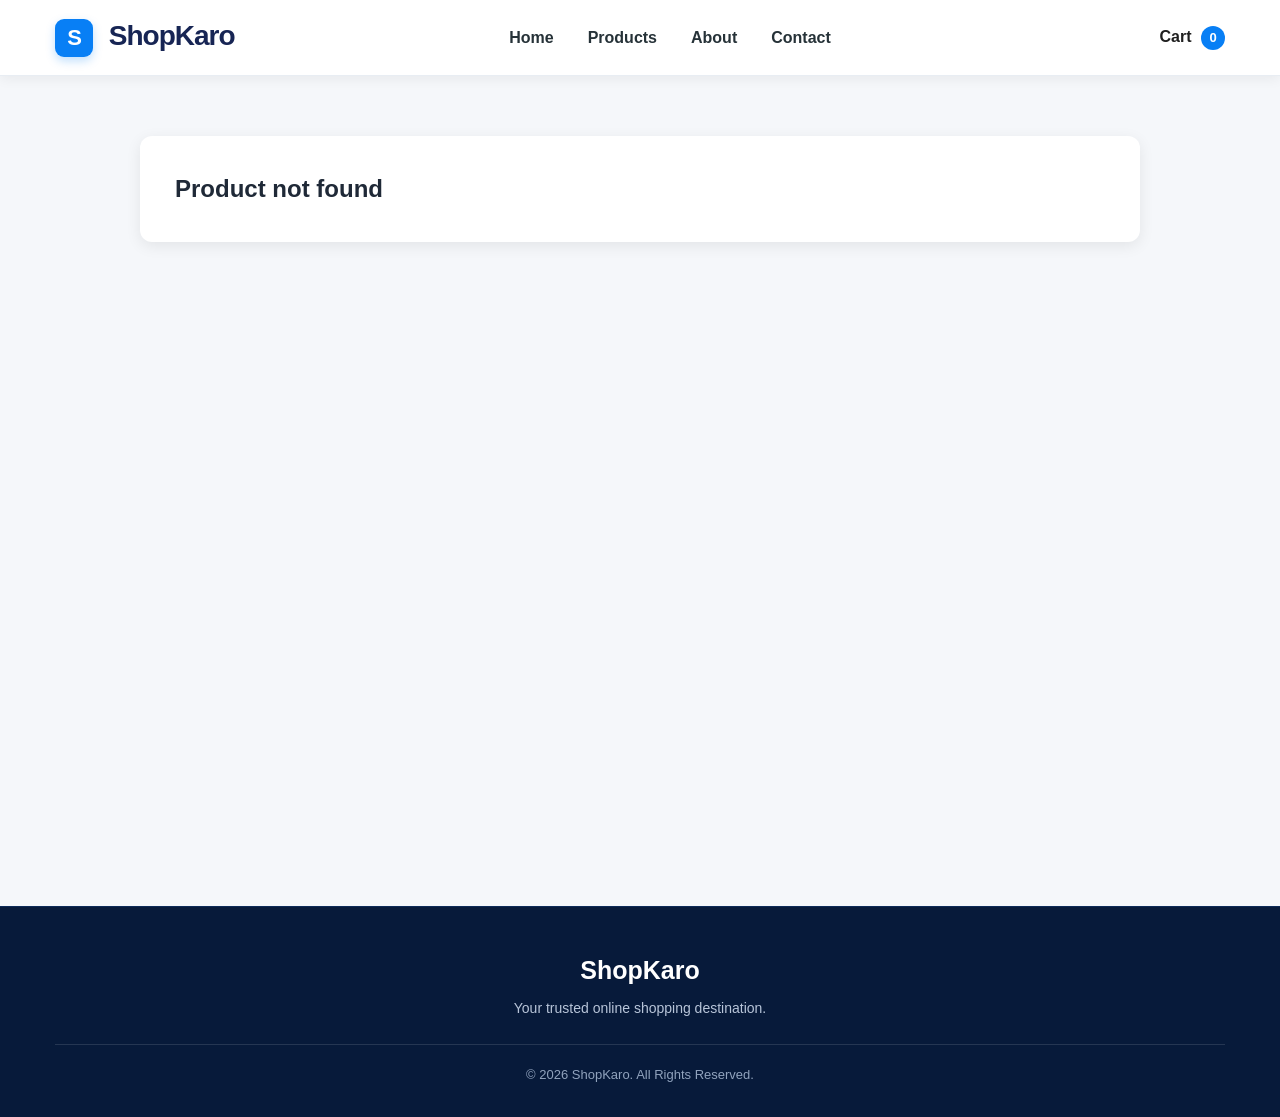
<file: product.html>
<!DOCTYPE html>
<html lang="en">

<head>

    <meta charset="UTF-8">

    <meta
        name="viewport"
        content="width=device-width, initial-scale=1.0"
    >

    <title>ShopKaro - Product Details</title>

    <link
        rel="stylesheet"
        href="css/style.css"
    >

    <style>

        .product-details-page {

            min-height: calc(100vh - 70px);

            padding: 60px 20px;

            background-color: #f5f7fa;

        }


        .product-details-container {

            max-width: 1000px;

            margin: 0 auto;

            background-color: white;

            padding: 35px;

            border-radius: 12px;

            box-shadow:
                0 4px 15px
                rgba(0, 0, 0, 0.08);

            display: grid;

            grid-template-columns: 1fr 1fr;

            gap: 40px;

            align-items: center;

        }


        .details-image {

            width: 100%;

            height: 400px;

            display: flex;

            align-items: center;

            justify-content: center;

            background-color: #f5f7fa;

            border-radius: 10px;

            overflow: hidden;

        }


        .details-image img {

            width: 100%;

            height: 100%;

            object-fit: contain;

        }


        .details-info h1 {

            font-size: 34px;

            color: #222;

            margin-bottom: 15px;

        }


        .details-price {

            font-size: 28px;

            font-weight: bold;

            color: #007bff;

            margin-bottom: 20px;

        }


        .details-description {

            color: #666;

            line-height: 1.7;

            margin-bottom: 25px;

        }


        .quantity-box {

            display: flex;

            align-items: center;

            margin-bottom: 25px;

        }


        .quantity-box button {

            width: 38px;

            height: 38px;

            border: 1px solid #ddd;

            background-color: #f1f1f1;

            cursor: pointer;

            font-size: 20px;

        }


        .quantity-box span {

            width: 45px;

            text-align: center;

            font-weight: bold;

        }


        .add-product-btn {

            width: 100%;

            padding: 14px;

            border: none;

            border-radius: 6px;

            background-color: #28a745;

            color: white;

            font-size: 16px;

            font-weight: bold;

            cursor: pointer;

        }


        .add-product-btn:hover {

            background-color: #218838;

        }


        .back-products {

            display: inline-block;

            margin-top: 15px;

            color: #007bff;

            text-decoration: none;

        }


        .back-products:hover {

            text-decoration: underline;

        }


        @media (max-width: 750px) {

            .product-details-container {

                grid-template-columns: 1fr;

                padding: 20px;

            }


            .details-image {

                height: 300px;

            }


            .details-info h1 {

                font-size: 28px;

            }

        }

    </style>

</head>


<body>


    <!-- NAVBAR -->

    <header>

        <div class="logo">

            <a href="index.html">
                ShopKaro
            </a>

        </div>


        <nav>

            <a href="index.html">
                Home
            </a>

            <a href="products.html">
                Products
            </a>

            <a href="about.html">
                About
            </a>

            <a href="contact.html">
                Contact
            </a>

        </nav>


        <div class="cart">

            <a href="cart.html">

                Cart

                <span id="cart-count">
                    0
                </span>

            </a>

        </div>

    </header>



    <!-- PRODUCT DETAILS -->

    <main class="product-details-page">

        <div
            id="productDetails"
            class="product-details-container"
        >

        </div>

    </main>



    <!-- FOOTER -->

    <footer>

        <div class="footer-content">

            <h3>
                ShopKaro
            </h3>

            <p>
                Your trusted online shopping destination.
            </p>

            <p class="copyright">
                © 2026 ShopKaro. All Rights Reserved.
            </p>

        </div>

    </footer>



    <!-- PRODUCT JAVASCRIPT -->

    <script src="js/product.js"></script>


</body>

</html>
</file>
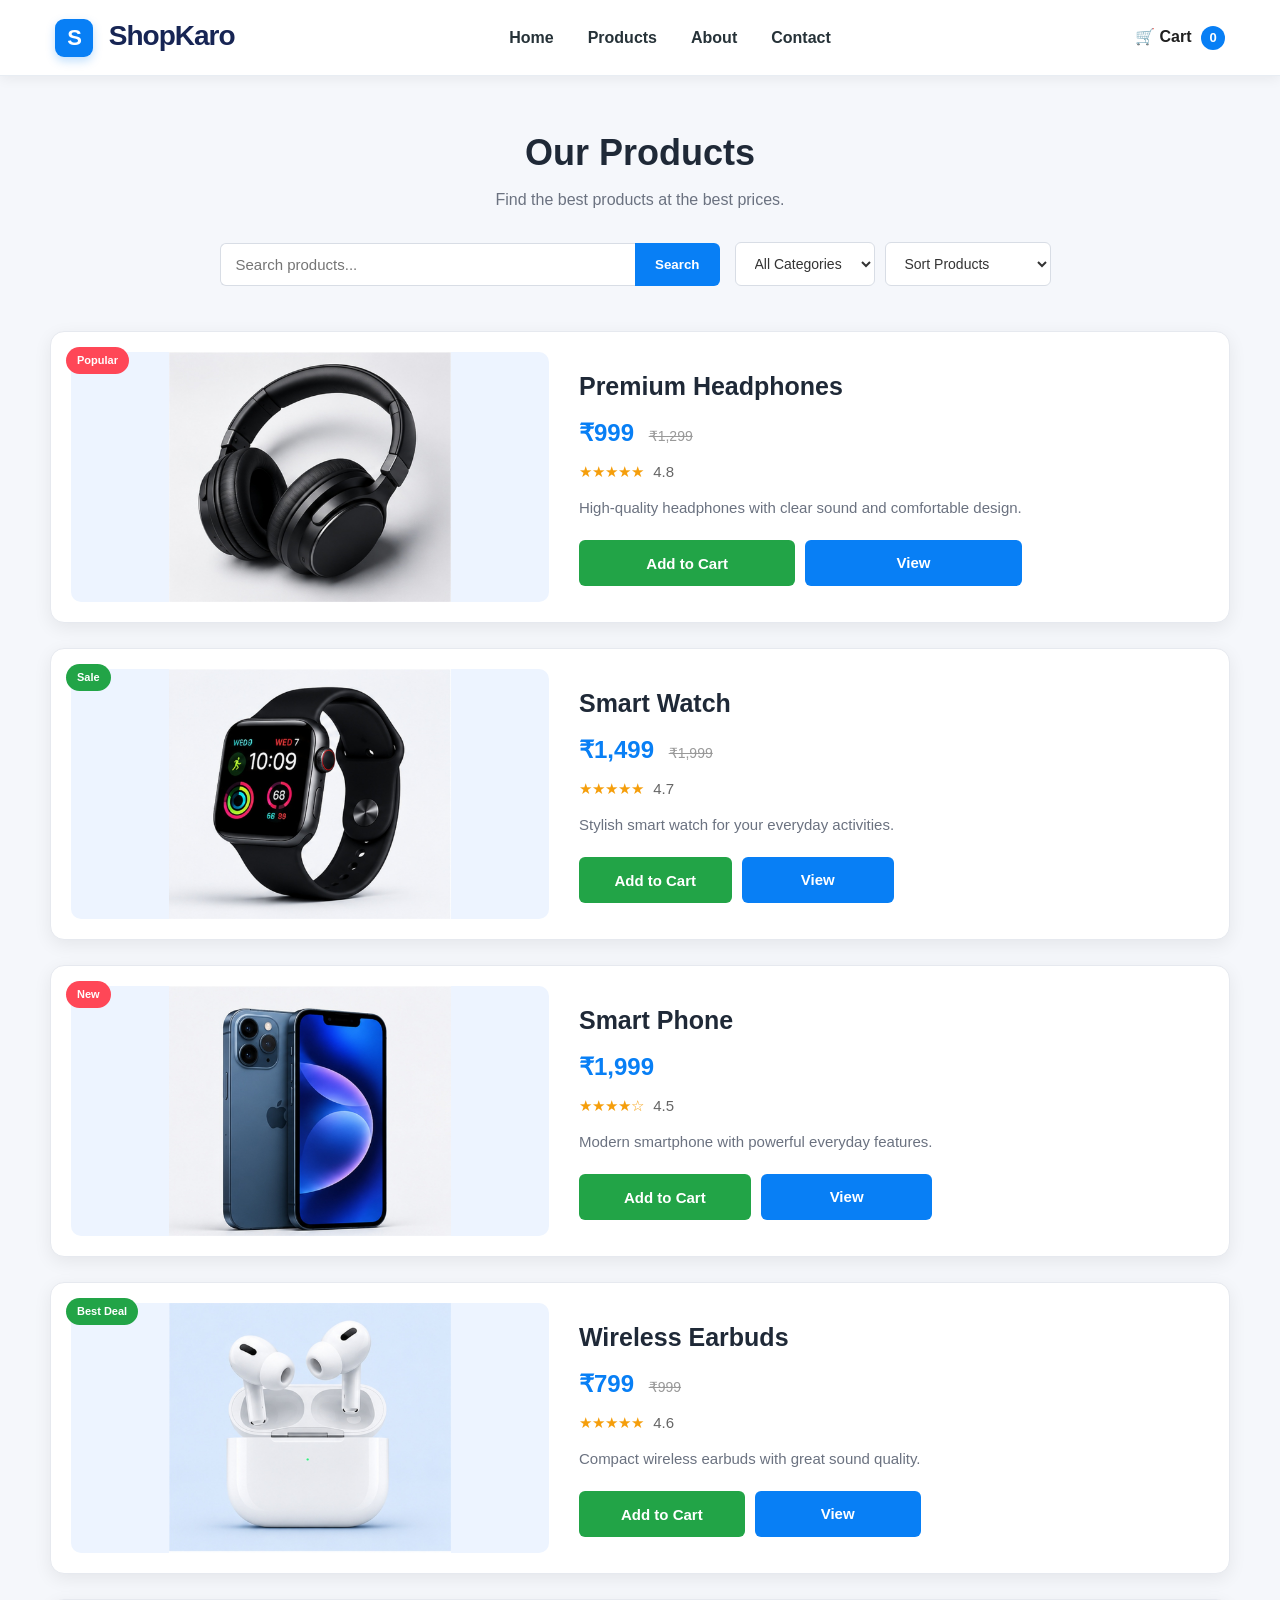
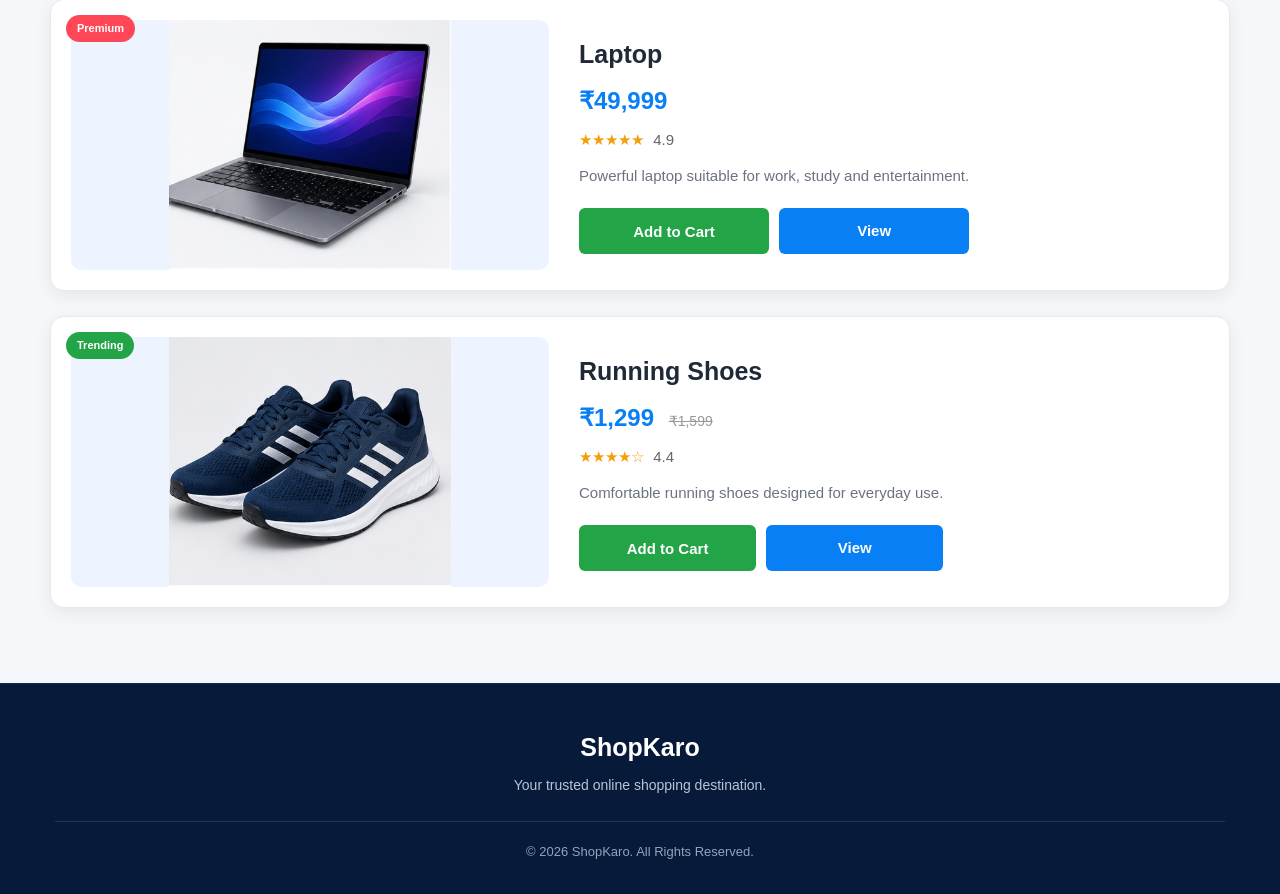
<file: products.html>
<!doctype html>
<html lang="en">

<head>

    <meta charset="UTF-8">

    <meta
        name="viewport"
        content="width=device-width, initial-scale=1.0"
    >

    <title>ShopKaro - Products</title>

    <link
        rel="stylesheet"
        href="css/style.css"
    >

    <style>

        /* =========================================
           PRODUCTS PAGE
           ========================================= */

        .products-page {
            padding: 50px;
            background-color: #f5f7fb;
            min-height: 600px;
        }


        /* PAGE HEADER */

        .products-header {
            text-align: center;
            margin-bottom: 30px;
        }

        .products-header h1 {
            margin: 0 0 8px 0;
            color: #1f2937;
            font-size: 36px;
        }

        .products-header p {
            margin: 0;
            color: #6b7280;
            font-size: 16px;
        }


        /* =========================================
           CONTROLS
           ========================================= */

        .product-controls {
            max-width: 1200px;
            margin: 0 auto 35px auto;

            display: flex;
            align-items: center;
            justify-content: center;

            flex-wrap: wrap;
        }

        .search-container {
            display: flex;

            width: 500px;
            max-width: 100%;

            margin-right: 15px;
            margin-bottom: 10px;
        }

        .search-container input {
            width: 100%;

            padding: 12px 15px;

            border: 1px solid #d8dde5;

            border-right: none;

            border-radius: 6px 0 0 6px;

            background-color: white;

            font-size: 15px;

            outline: none;
        }

        .search-container button {
            padding: 12px 20px;

            border: none;

            border-radius: 0 6px 6px 0;

            background-color: #087ff5;

            color: white;

            font-weight: bold;

            cursor: pointer;
        }

        .search-container button:hover {
            background-color: #005ecb;
        }


        .product-filter {
            padding: 12px 15px;

            margin-right: 10px;
            margin-bottom: 10px;

            border: 1px solid #d8dde5;

            border-radius: 6px;

            background-color: white;

            color: #333;

            font-size: 14px;

            cursor: pointer;

            outline: none;
        }


        /* =========================================
           PRODUCTS LIST
           ========================================= */

        .products-grid {
            width: 100%;

            max-width: 1200px;

            margin: 0 auto;

            display: flex;

            flex-direction: column;
        }


        /* =========================================
           PRODUCT CARD
           ========================================= */

        .shop-product-card {

            position: relative;

            width: 100%;

            min-height: 270px;

            margin-bottom: 25px;

            padding: 20px;

            background-color: white;

            border: 1px solid #e6e9ef;

            border-radius: 14px;

            box-shadow:
                0 5px 18px
                rgba(0, 0, 0, 0.07);

            display: flex;

            align-items: center;

            transition: all 0.3s ease;
        }


        .shop-product-card:hover {

            transform: translateY(-3px);

            box-shadow:
                0 10px 25px
                rgba(0, 0, 0, 0.11);
        }


        /* =========================================
           PRODUCT IMAGE
           ========================================= */

        .shop-product-image {

            width: 42%;

            height: 250px;

            flex-shrink: 0;

            margin-right: 30px;

            border-radius: 10px;

            overflow: hidden;

            background-color: #edf4ff;

            display: flex;

            align-items: center;

            justify-content: center;
        }


        .shop-product-image img {

            width: 100%;

            height: 100%;

            display: block;

            object-fit: contain;
        }


        /* =========================================
           PRODUCT INFORMATION
           ========================================= */

        .shop-product-card h2 {

            margin: 0 0 10px 0;

            color: #1f2937;

            font-size: 25px;
        }


        .shop-product-price {

            margin: 0 0 10px 0;

            color: #087ff5;

            font-size: 24px;

            font-weight: 800;
        }


        .old-price {

            color: #999;

            font-size: 14px;

            font-weight: normal;

            text-decoration: line-through;

            margin-left: 8px;
        }


        .product-rating {

            margin-bottom: 12px;

            color: #f59e0b;

            font-size: 15px;
        }


        .product-rating span {

            color: #666;

            margin-left: 5px;
        }


        .shop-product-description {

            max-width: 550px;

            margin: 0 0 20px 0;

            color: #6b7280;

            font-size: 15px;

            line-height: 1.6;
        }


        /* =========================================
           BUTTONS
           ========================================= */

        .product-buttons {

            display: flex;

            width: 100%;

            max-width: 550px;
        }


        .add-cart-btn {

            flex: 1;

            padding: 12px 20px;

            margin-right: 10px;

            border: none;

            border-radius: 6px;

            background-color: #22a447;

            color: white;

            font-size: 15px;

            font-weight: bold;

            cursor: pointer;
        }


        .add-cart-btn:hover {

            background-color: #18883a;
        }


        .view-btn {

            flex: 1;

            padding: 12px 20px;

            border-radius: 6px;

            background-color: #087ff5;

            color: white;

            text-align: center;

            text-decoration: none;

            font-size: 15px;

            font-weight: bold;
        }


        .view-btn:hover {

            background-color: #005ecb;

            color: white;
        }


        /* =========================================
           BADGE
           ========================================= */

        .product-badge {

            position: absolute;

            top: 15px;

            left: 15px;

            z-index: 5;

            padding: 5px 11px;

            border-radius: 20px;

            background-color: #ff4757;

            color: white;

            font-size: 11px;

            font-weight: bold;
        }


        .product-badge.sale {

            background-color: #22a447;
        }


        /* =========================================
           NO RESULTS
           ========================================= */

        .no-results {

            display: none;

            text-align: center;

            margin-top: 30px;

            color: #777;

            font-size: 18px;
        }


        /* =========================================
           TABLET
           ========================================= */

        @media (max-width: 800px) {

            .products-page {
                padding: 35px 20px;
            }


            .shop-product-card {

                display: block;

                text-align: center;
            }


            .shop-product-image {

                width: 100%;

                height: 260px;

                margin-right: 0;

                margin-bottom: 25px;
            }


            .shop-product-description {

                max-width: none;
            }


            .product-buttons {

                max-width: none;
            }
        }


        /* =========================================
           MOBILE
           ========================================= */

        @media (max-width: 500px) {

            .products-page {
                padding: 30px 12px;
            }


            .products-header h1 {
                font-size: 29px;
            }


            .search-container {
                width: 100%;

                margin-right: 0;
            }


            .product-filter {
                width: 100%;

                margin-right: 0;
            }


            .shop-product-card {
                padding: 15px;
            }


            .shop-product-image {
                height: 220px;
            }


            .shop-product-card h2 {
                font-size: 21px;
            }


            .product-buttons {
                display: block;
            }


            .add-cart-btn,
            .view-btn {
                display: block;

                width: 100%;

                margin: 0 0 10px 0;
            }
        }

    </style>

</head>


<body>


    <!-- =========================================
         NAVBAR
         ========================================= -->

    <header>

        <div class="logo">

            <a href="index.html">
                ShopKaro
            </a>

        </div>


        <nav>

            <a href="index.html">
                Home
            </a>

            <a href="products.html">
                Products
            </a>

            <a href="about.html">
                About
            </a>

            <a href="contact.html">
                Contact
            </a>

        </nav>


        <div class="cart">

            <a href="cart.html">

                🛒 Cart

                <span id="cart-count">
                    0
                </span>

            </a>

        </div>

    </header>



    <!-- =========================================
         PRODUCTS
         ========================================= -->

    <main class="products-page">


        <div class="products-header">

            <h1>
                Our Products
            </h1>

            <p>
                Find the best products at the best prices.
            </p>

        </div>



        <!-- SEARCH / FILTER -->

        <div class="product-controls">


            <div class="search-container">

                <input
                    type="text"
                    id="searchInput"
                    placeholder="Search products..."
                    oninput="searchProducts()"
                >

                <button
                    type="button"
                    id="searchButton"
                >
                    Search
                </button>

            </div>


            <select
                id="categoryFilter"
                class="product-filter"
            >

                <option value="all">
                    All Categories
                </option>

                <option value="electronics">
                    Electronics
                </option>

                <option value="fashion">
                    Fashion
                </option>

            </select>


            <select
                id="sortProducts"
                class="product-filter"
                onchange="sortProducts()"
            >

                <option value="default">
                    Sort Products
                </option>

                <option value="low">
                    Price: Low to High
                </option>

                <option value="high">
                    Price: High to Low
                </option>

                <option value="name">
                    Name: A to Z
                </option>

            </select>

        </div>



        <!-- =========================================
             PRODUCTS GRID
             ========================================= -->

        <div
            class="products-grid"
            id="productsGrid"
        >


            <!-- PRODUCT 1 -->

            <div
                class="shop-product-card"
                data-name="premium headphones"
                data-category="electronics"
                data-price="999"
            >

                <span class="product-badge">
                    Popular
                </span>


                <div class="shop-product-image">

                    <img
                        src="images/product1.jpg"
                        alt="Premium Headphones"
                    >

                </div>


                <div class="product-info">

                    <h2>
                        Premium Headphones
                    </h2>

                    <p class="shop-product-price">

                        ₹999

                        <span class="old-price">
                            ₹1,299
                        </span>

                    </p>

                    <div class="product-rating">

                        ★★★★★

                        <span>
                            4.8
                        </span>

                    </div>

                    <p class="shop-product-description">

                        High-quality headphones with clear
                        sound and comfortable design.

                    </p>


                    <div class="product-buttons">

                        <button
                            type="button"
                            class="add-cart-btn"
                            data-id="1"
                        >
                            Add to Cart
                        </button>

                        <a
                            href="product.html?id=1"
                            class="view-btn"
                        >
                            View
                        </a>

                    </div>

                </div>

            </div>



            <!-- PRODUCT 2 -->

            <div
                class="shop-product-card"
                data-name="smart watch"
                data-category="electronics"
                data-price="1499"
            >

                <span class="product-badge sale">
                    Sale
                </span>


                <div class="shop-product-image">

                    <img
                        src="images/product2.jpg"
                        alt="Smart Watch"
                    >

                </div>


                <div class="product-info">

                    <h2>
                        Smart Watch
                    </h2>

                    <p class="shop-product-price">

                        ₹1,499

                        <span class="old-price">
                            ₹1,999
                        </span>

                    </p>

                    <div class="product-rating">

                        ★★★★★

                        <span>
                            4.7
                        </span>

                    </div>

                    <p class="shop-product-description">

                        Stylish smart watch for your
                        everyday activities.

                    </p>


                    <div class="product-buttons">

                        <button
                            type="button"
                            class="add-cart-btn"
                            data-id="2"
                        >
                            Add to Cart
                        </button>

                        <a
                            href="product.html?id=2"
                            class="view-btn"
                        >
                            View
                        </a>

                    </div>

                </div>

            </div>



            <!-- PRODUCT 3 -->

            <div
                class="shop-product-card"
                data-name="smart phone"
                data-category="electronics"
                data-price="1999"
            >

                <span class="product-badge">
                    New
                </span>


                <div class="shop-product-image">

                    <img
                        src="images/product3.jpg"
                        alt="Smart Phone"
                    >

                </div>


                <div class="product-info">

                    <h2>
                        Smart Phone
                    </h2>

                    <p class="shop-product-price">
                        ₹1,999
                    </p>

                    <div class="product-rating">

                        ★★★★☆

                        <span>
                            4.5
                        </span>

                    </div>

                    <p class="shop-product-description">

                        Modern smartphone with powerful
                        everyday features.

                    </p>


                    <div class="product-buttons">

                        <button
                            type="button"
                            class="add-cart-btn"
                            data-id="3"
                        >
                            Add to Cart
                        </button>

                        <a
                            href="product.html?id=3"
                            class="view-btn"
                        >
                            View
                        </a>

                    </div>

                </div>

            </div>



            <!-- PRODUCT 4 -->

            <div
                class="shop-product-card"
                data-name="wireless earbuds"
                data-category="electronics"
                data-price="799"
            >

                <span class="product-badge sale">
                    Best Deal
                </span>


                <div class="shop-product-image">

                    <img
                        src="images/product4.jpg"
                        alt="Wireless Earbuds"
                    >

                </div>


                <div class="product-info">

                    <h2>
                        Wireless Earbuds
                    </h2>

                    <p class="shop-product-price">

                        ₹799

                        <span class="old-price">
                            ₹999
                        </span>

                    </p>

                    <div class="product-rating">

                        ★★★★★

                        <span>
                            4.6
                        </span>

                    </div>

                    <p class="shop-product-description">

                        Compact wireless earbuds with
                        great sound quality.

                    </p>


                    <div class="product-buttons">

                        <button
                            type="button"
                            class="add-cart-btn"
                            data-id="4"
                        >
                            Add to Cart
                        </button>

                        <a
                            href="product.html?id=4"
                            class="view-btn"
                        >
                            View
                        </a>

                    </div>

                </div>

            </div>



            <!-- PRODUCT 5 -->

            <div
                class="shop-product-card"
                data-name="laptop"
                data-category="electronics"
                data-price="49999"
            >

                <span class="product-badge">
                    Premium
                </span>


                <div class="shop-product-image">

                    <img
                        src="images/product5.jpg"
                        alt="Laptop"
                    >

                </div>


                <div class="product-info">

                    <h2>
                        Laptop
                    </h2>

                    <p class="shop-product-price">
                        ₹49,999
                    </p>

                    <div class="product-rating">

                        ★★★★★

                        <span>
                            4.9
                        </span>

                    </div>

                    <p class="shop-product-description">

                        Powerful laptop suitable for work,
                        study and entertainment.

                    </p>


                    <div class="product-buttons">

                        <button
                            type="button"
                            class="add-cart-btn"
                            data-id="5"
                        >
                            Add to Cart
                        </button>

                        <a
                            href="product.html?id=5"
                            class="view-btn"
                        >
                            View
                        </a>

                    </div>

                </div>

            </div>



            <!-- PRODUCT 6 -->

            <div
                class="shop-product-card"
                data-name="running shoes"
                data-category="fashion"
                data-price="1299"
            >

                <span class="product-badge sale">
                    Trending
                </span>


                <div class="shop-product-image">

                    <img
                        src="images/product6.jpg"
                        alt="Running Shoes"
                    >

                </div>


                <div class="product-info">

                    <h2>
                        Running Shoes
                    </h2>

                    <p class="shop-product-price">

                        ₹1,299

                        <span class="old-price">
                            ₹1,599
                        </span>

                    </p>

                    <div class="product-rating">

                        ★★★★☆

                        <span>
                            4.4
                        </span>

                    </div>

                    <p class="shop-product-description">

                        Comfortable running shoes designed
                        for everyday use.

                    </p>


                    <div class="product-buttons">

                        <button
                            type="button"
                            class="add-cart-btn"
                            data-id="6"
                        >
                            Add to Cart
                        </button>

                        <a
                            href="product.html?id=6"
                            class="view-btn"
                        >
                            View
                        </a>

                    </div>

                </div>

            </div>


        </div>


        <p
            id="noResults"
            class="no-results"
        >
            No products found.
        </p>

    </main>



    <!-- FOOTER -->

    <footer>

        <div class="footer-content">

            <h3>
                ShopKaro
            </h3>

            <p>
                Your trusted online shopping destination.
            </p>

            <p class="copyright">
                © 2026 ShopKaro. All Rights Reserved.
            </p>

        </div>

    </footer>



    <!-- JAVASCRIPT -->

    <script src="js/products.js"></script>


</body>

</html>
</file>
<file: css/style.css>
/* =========================================================
   SHOPKARO - MAIN WEBSITE STYLE
   Header + Footer + Home + Products + Contact
   ========================================================= */


/* =========================================================
   1. RESET
   ========================================================= */

* {
    margin: 0;
    padding: 0;
    box-sizing: border-box;
}

html {
    width: 100%;
    min-height: 100%;
}

body {
    margin: 0;
    padding: 0;

    font-family: Arial, Helvetica, sans-serif;

    background-color: #f4f7fb;

    color: #1f2937;

    line-height: 1.5;
}


/* =========================================================
   2. LINKS
   ========================================================= */

a {
    text-decoration: none;
}

button,
input,
select,
textarea {
    font-family: Arial, Helvetica, sans-serif;
}


/* =========================================================
   3. HEADER / NAVBAR
   ========================================================= */

header {
    width: 100%;
    height: 76px;

    background-color: #ffffff;

    display: flex;
    align-items: center;

    padding: 0 55px;

    border-bottom: 1px solid #e8edf3;

    box-shadow: 0 3px 12px rgba(0, 0, 0, 0.06);

    position: relative;

    z-index: 1000;
}


/* =========================================================
   4. SHOPKARO LOGO
   ========================================================= */

.logo {
    display: block;

    min-width: 210px;
}

.logo a {
    display: inline-block;

    color: #172554;

    font-size: 28px;

    font-weight: 800;

    letter-spacing: -1px;

    line-height: 1;
}


/* Blue shopping bag icon */

.logo a:before {
    content: "S";

    display: inline-block;

    width: 38px;
    height: 38px;

    margin-right: 9px;

    background-color: #087ff5;

    color: white;

    border-radius: 9px;

    text-align: center;

    line-height: 38px;

    font-size: 22px;

    font-weight: 800;

    vertical-align: middle;

    box-shadow: 0 4px 10px rgba(8, 127, 245, 0.25);
}


/* Logo blue portion */

.logo a {
    color: #172554;
}

.logo a:hover {
    color: #087ff5;
}


/* =========================================================
   5. NAVIGATION
   ========================================================= */

nav {
    flex: 1;

    display: flex;

    align-items: center;

    justify-content: center;

    white-space: nowrap;
}

nav a {
    display: inline-block;

    margin: 0 15px;

    color: #263238;

    font-size: 16px;

    font-weight: 700;

    padding: 28px 2px 25px 2px;

    border-bottom: 3px solid transparent;

    transition: all 0.2s ease;
}

nav a:hover {
    color: #087ff5;

    border-bottom-color: #087ff5;
}


/* =========================================================
   6. CART
   ========================================================= */

.cart {
    min-width: 150px;

    text-align: right;
}

.cart a {
    color: #202020;

    font-size: 16px;

    font-weight: 700;
}

.cart a:hover {
    color: #087ff5;
}

#cart-count {
    display: inline-block;

    min-width: 24px;

    height: 24px;

    margin-left: 5px;

    padding: 2px 7px;

    border-radius: 50px;

    background-color: #087ff5;

    color: white;

    font-size: 13px;

    font-weight: 800;

    text-align: center;

    line-height: 20px;

    vertical-align: middle;
}


/* =========================================================
   7. HERO
   ========================================================= */

.hero {
    width: 100%;

    height: 480px;

    position: relative;

    overflow: hidden;

    background-color: #071b42;
}

.hero > img {
    width: 100%;

    height: 100%;

    display: block;

    object-fit: cover;
}


/* Hero overlay */

.hero:after {
    content: "";

    position: absolute;

    top: 0;
    left: 0;

    width: 100%;
    height: 100%;

    background:
        linear-gradient(
            90deg,
            rgba(3, 16, 45, 0.72),
            rgba(3, 16, 45, 0.12)
        );

    z-index: 1;
}


/* Hero content */

.hero-content {
    position: absolute;

    top: 50%;

    left: 9%;

    transform: translateY(-50%);

    z-index: 2;

    width: 520px;

    max-width: 80%;

    color: white;
}

.hero-content h1 {
    font-size: 50px;

    line-height: 1.08;

    margin-bottom: 18px;

    font-weight: 800;
}

.hero-content p {
    font-size: 20px;

    margin-bottom: 28px;

    color: #f1f5f9;
}

.hero-content .shop-btn,
.hero-content a {
    display: inline-block;

    padding: 14px 28px;

    border-radius: 7px;

    background-color: #087ff5;

    color: white;

    font-size: 16px;

    font-weight: 700;

    border: none;

    transition: all 0.2s ease;
}

.hero-content .shop-btn:hover,
.hero-content a:hover {
    background-color: #0068d9;

    transform: translateY(-2px);
}


/* =========================================================
   8. HOME PRODUCTS SECTION
   ========================================================= */

.products {
    padding: 65px 50px;

    background-color: #f4f7fb;

    text-align: center;
}

.products h2 {
    margin-bottom: 10px;

    color: #172033;

    font-size: 36px;
}

.section-description {
    margin-bottom: 40px;

    color: #6b7280;

    font-size: 16px;
}


/* Product container */

.product-container {
    max-width: 1150px;

    margin: 0 auto;

    display: flex;

    justify-content: center;

    align-items: stretch;
}


/* =========================================================
   9. HOME PRODUCT CARD
   ========================================================= */

.product-card {
    width: 31%;

    min-height: 400px;

    margin: 0 1%;

    padding: 25px;

    background-color: white;

    border: 1px solid #e7ebf1;

    border-radius: 14px;

    box-shadow: 0 5px 18px rgba(0, 0, 0, 0.07);

    text-align: center;

    transition: all 0.25s ease;
}

.product-card:hover {
    transform: translateY(-5px);

    box-shadow: 0 12px 28px rgba(0, 0, 0, 0.11);
}


/* Product icon */

.product-icon {
    width: 100%;

    height: 170px;

    margin-bottom: 20px;

    border-radius: 12px;

    background-color: #eaf3ff;

    display: flex;

    align-items: center;

    justify-content: center;

    font-size: 80px;
}

.product-card h3 {
    margin-bottom: 8px;

    color: #202938;

    font-size: 21px;
}

.product-card .price {
    margin-bottom: 10px;

    color: #087ff5;

    font-size: 23px;

    font-weight: 800;
}

.product-description {
    min-height: 48px;

    margin-bottom: 20px;

    color: #6b7280;

    font-size: 14px;
}

.product-card button {
    width: 100%;

    padding: 12px 20px;

    border: none;

    border-radius: 6px;

    background-color: #22a447;

    color: white;

    font-size: 15px;

    font-weight: 700;

    cursor: pointer;
}

.product-card button:hover {
    background-color: #198b3a;
}


/* =========================================================
   10. WHY SHOPKARO
   ========================================================= */

.features {
    padding: 65px 50px;

    background-color: white;

    text-align: center;
}

.features h2 {
    margin-bottom: 35px;

    color: #172033;

    font-size: 34px;
}

.feature-container {
    max-width: 1150px;

    margin: 0 auto;

    display: flex;

    justify-content: center;
}

.feature-card {
    width: 31%;

    margin: 0 1%;

    padding: 35px 25px;

    background-color: #f7f9fc;

    border: 1px solid #e8edf3;

    border-radius: 14px;

    text-align: center;
}

.feature-icon {
    margin-bottom: 15px;

    font-size: 42px;
}

.feature-card h3 {
    margin-bottom: 10px;

    font-size: 20px;
}

.feature-card p {
    color: #6b7280;

    font-size: 14px;
}


/* =========================================================
   11. FOOTER
   ========================================================= */

footer {
    width: 100%;

    padding: 45px 55px 25px 55px;

    background-color: #071a3a;

    color: white;

    text-align: center;

    border-top: 1px solid #0d2b58;
}

.footer-content {
    max-width: 1200px;

    margin: 0 auto;
}

.footer-content h3 {
    margin-bottom: 8px;

    color: white;

    font-size: 25px;

    font-weight: 800;
}

.footer-content p {
    margin-bottom: 8px;

    color: #b8c5d9;

    font-size: 14px;
}

.footer-content .copyright {
    margin-top: 25px;

    padding-top: 20px;

    border-top: 1px solid rgba(255,255,255,0.12);

    color: #91a3bd;

    font-size: 13px;
}


/* =========================================================
   12. CONTACT / COMMON FORMS
   ========================================================= */

input,
textarea,
select {
    outline: none;
}

input:focus,
textarea:focus,
select:focus {
    border-color: #087ff5;

    box-shadow: 0 0 0 2px rgba(8,127,245,0.10);
}


/* =========================================================
   13. MOBILE
   ========================================================= */

@media (max-width: 900px) {

    header {
        padding: 0 25px;
    }

    .logo {
        min-width: 160px;
    }

    .logo a {
        font-size: 22px;
    }

    .logo a:before {
        width: 32px;
        height: 32px;
        line-height: 32px;
        font-size: 18px;
    }

    nav a {
        margin: 0 7px;
        font-size: 14px;
    }

    .cart {
        min-width: 100px;
    }

    .hero {
        height: 400px;
    }

    .hero-content h1 {
        font-size: 40px;
    }

    .product-container,
    .feature-container {
        display: block;
    }

    .product-card,
    .feature-card {
        width: 90%;

        margin: 0 auto 25px auto;
    }
}


/* =========================================================
   14. SMALL MOBILE
   ========================================================= */

@media (max-width: 600px) {

    header {
        height: auto;

        min-height: 70px;

        padding: 14px 15px;

        flex-wrap: wrap;
    }

    .logo {
        min-width: 0;
    }

    .logo a {
        font-size: 21px;
    }

    nav {
        order: 3;

        width: 100%;

        margin-top: 12px;

        border-top: 1px solid #eee;

        padding-top: 8px;
    }

    nav a {
        margin: 0 6px;

        padding: 6px 0;

        font-size: 13px;

        border-bottom: none;
    }

    .cart {
        min-width: 0;

        margin-left: auto;
    }

    .hero {
        height: 350px;
    }

    .hero-content {
        left: 7%;

        width: 86%;

        max-width: 86%;
    }

    .hero-content h1 {
        font-size: 32px;
    }

    .hero-content p {
        font-size: 16px;
    }

    .products,
    .features {
        padding: 45px 15px;
    }

    .products h2,
    .features h2 {
        font-size: 28px;
    }

    .product-card,
    .feature-card {
        width: 100%;
    }

    footer {
        padding: 35px 20px 20px 20px;
    }
}
</file>
